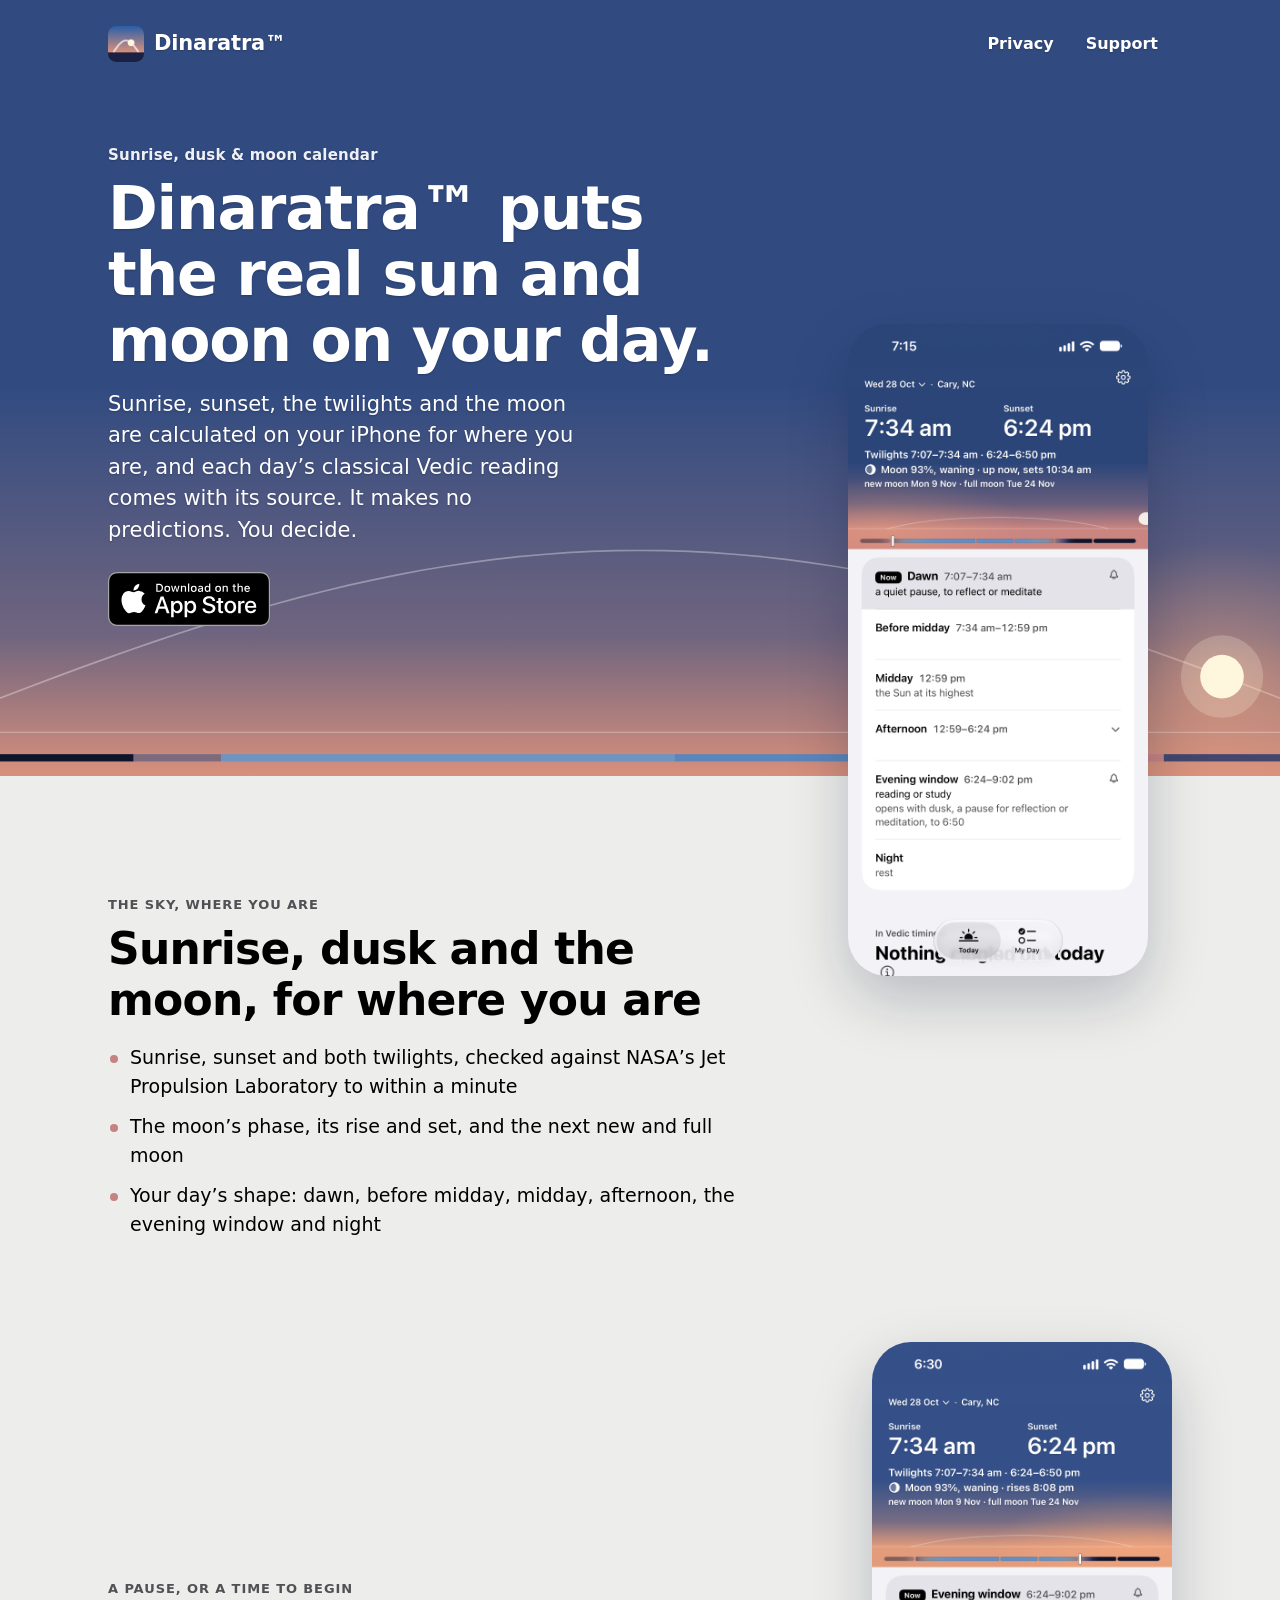
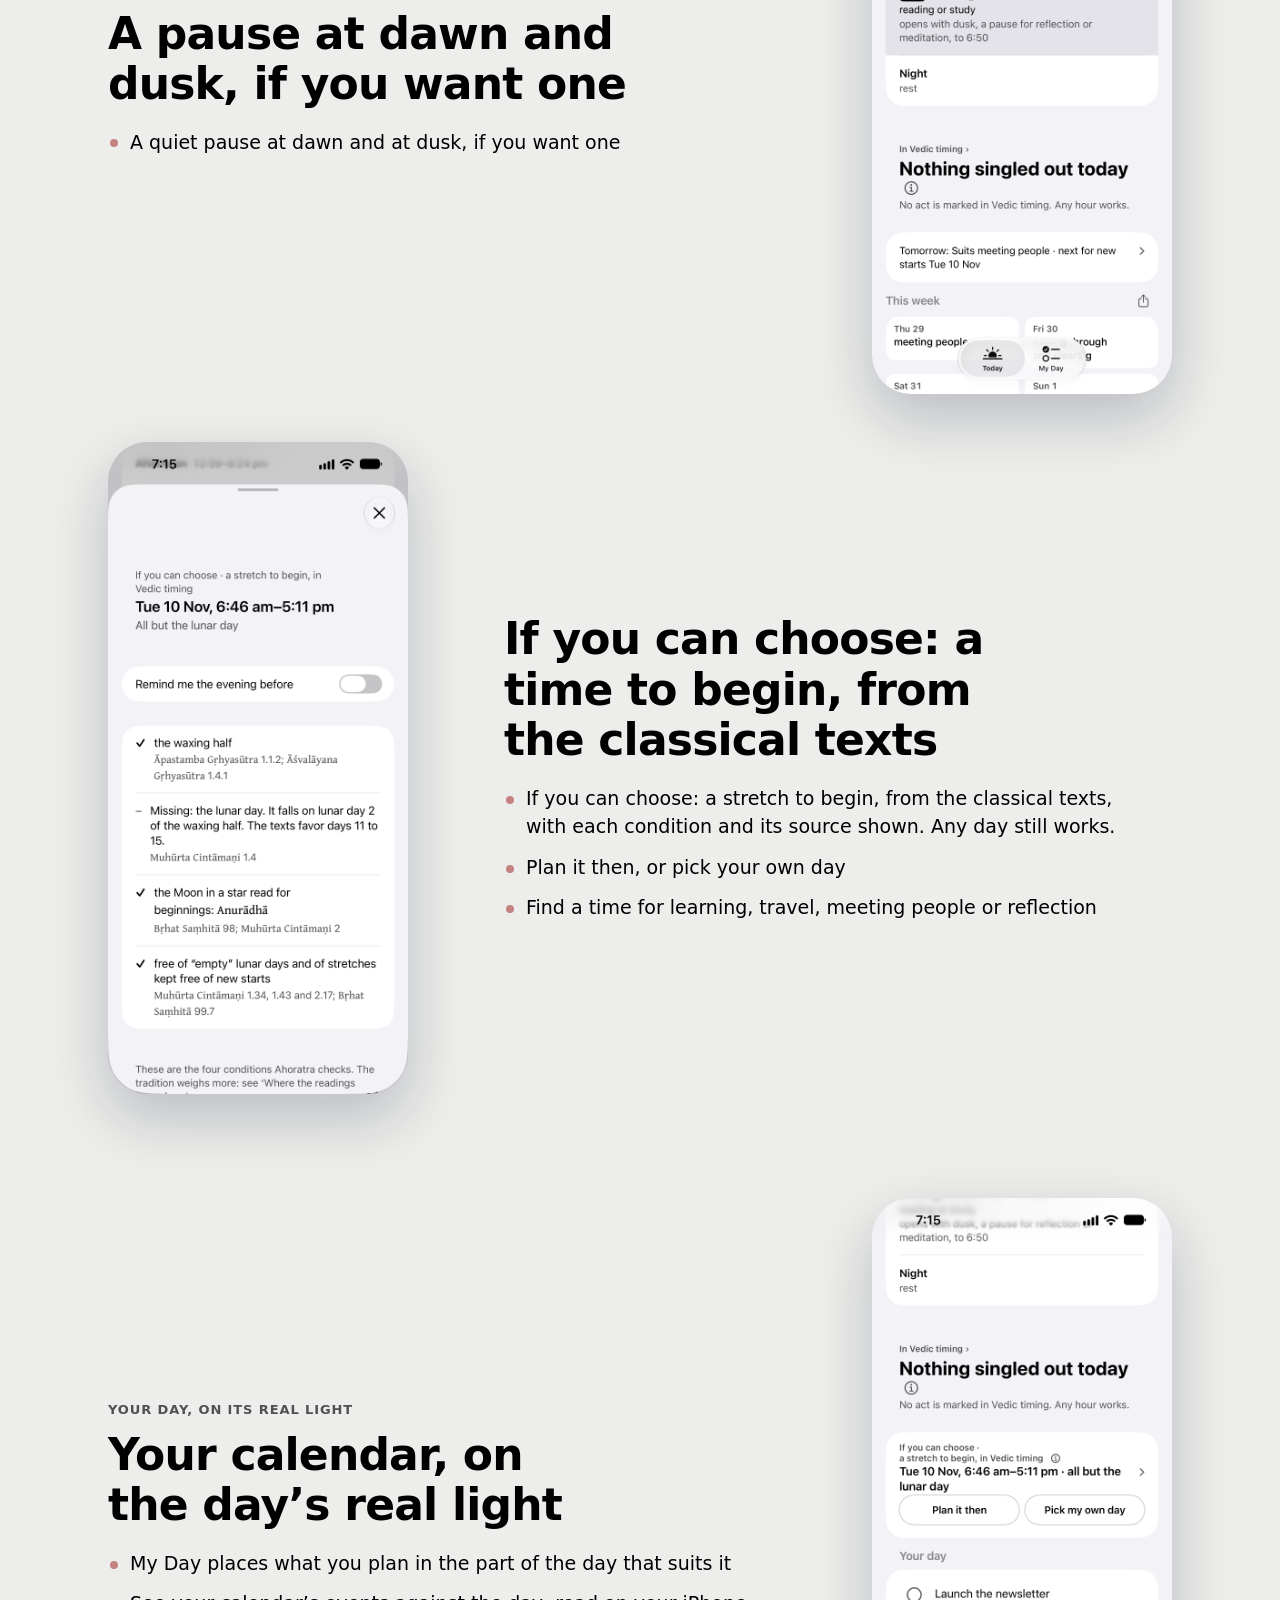
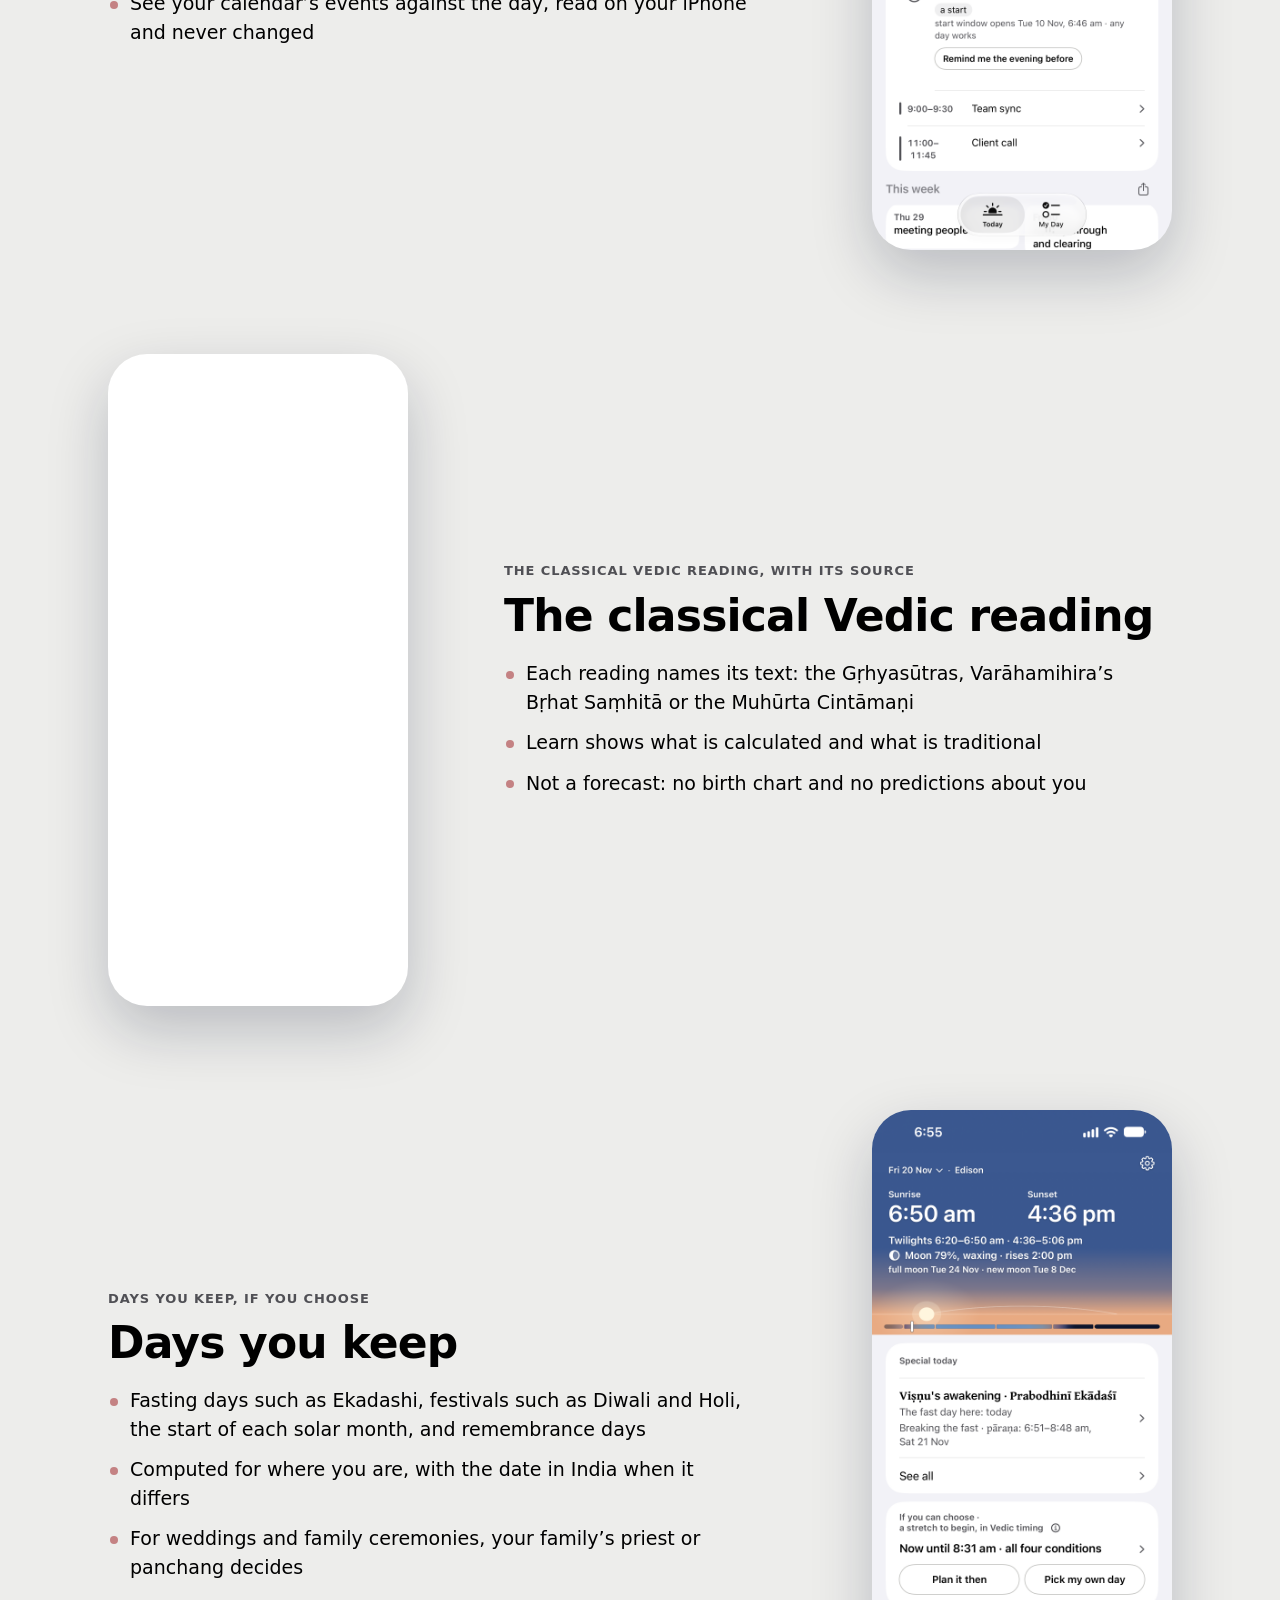
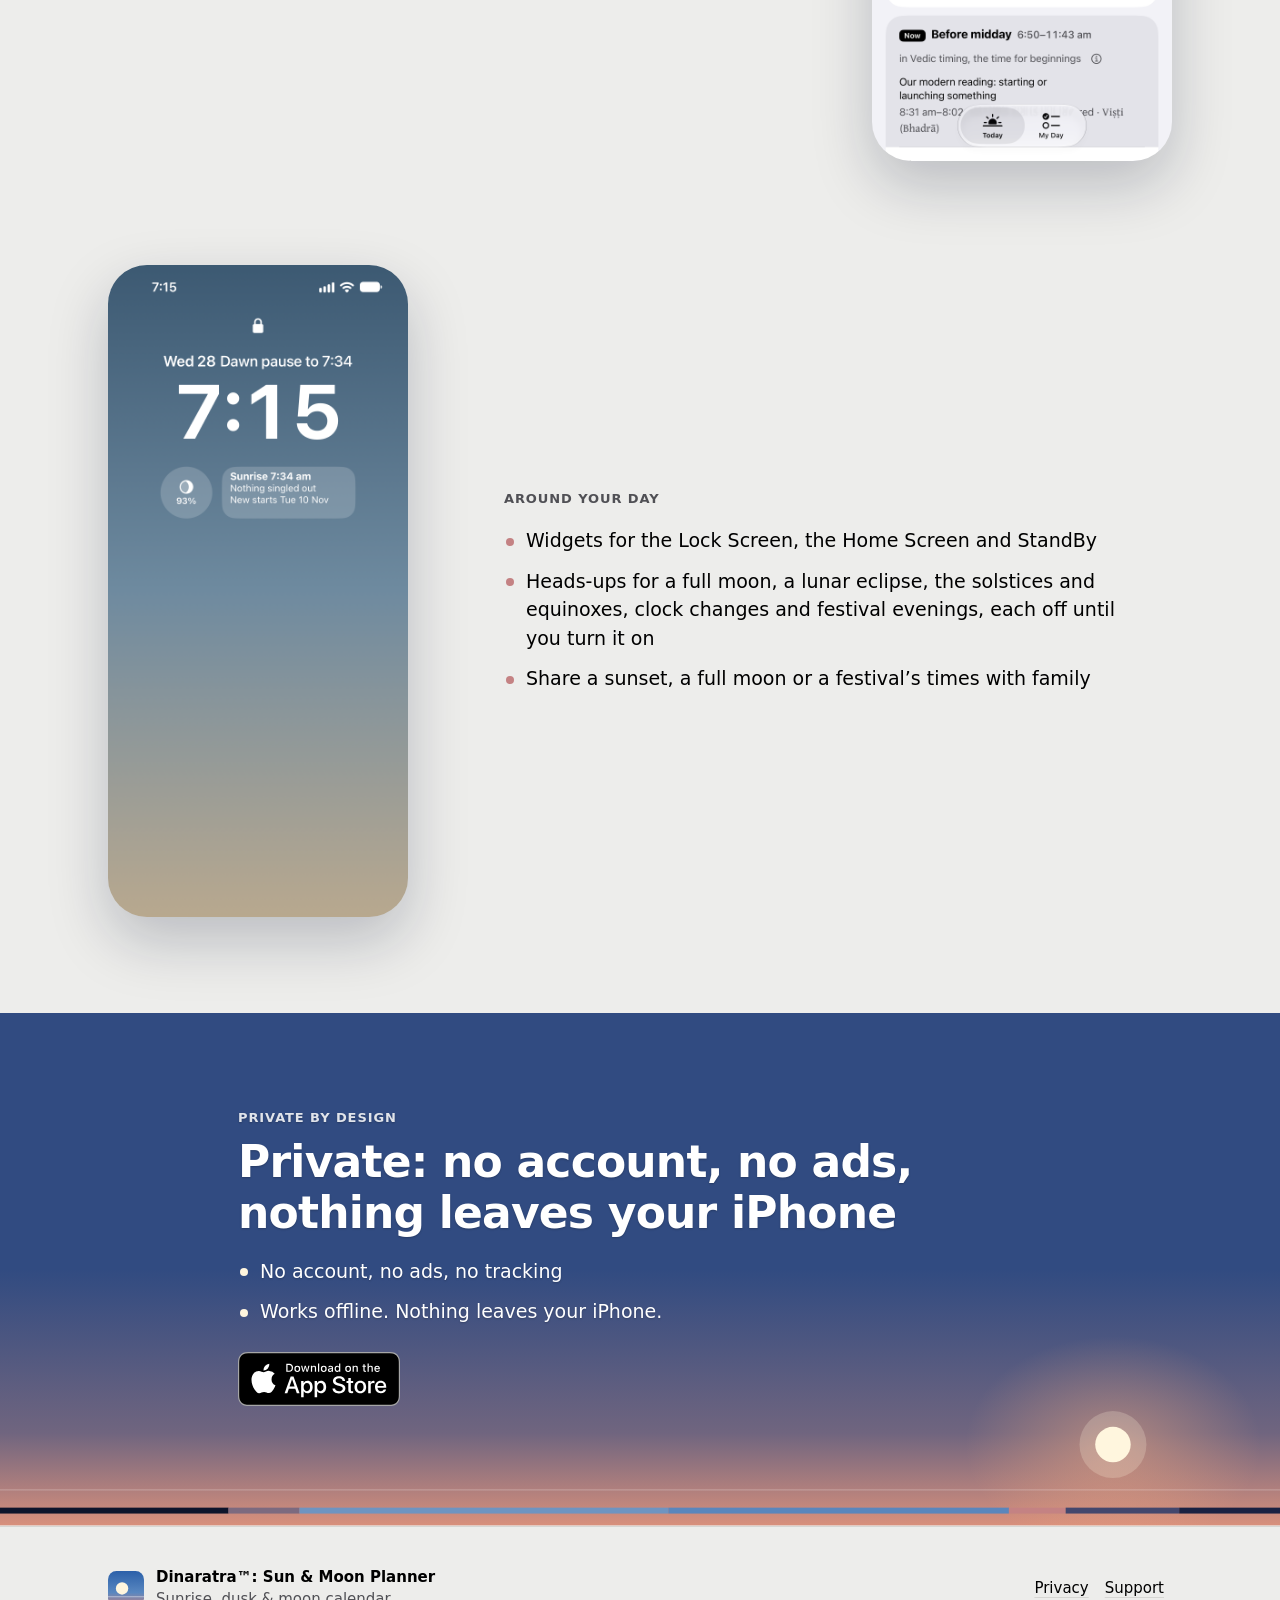
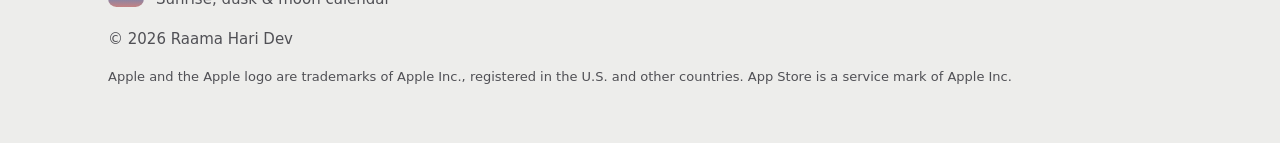
<file: index.html>
<!doctype html>
<html lang="en">
<head>
<meta charset="utf-8">
<meta name="viewport" content="width=device-width, initial-scale=1">
<meta name="apple-itunes-app" content="app-id=6817597114">
<title>Dinaratra™: Sun &amp; Moon Planner</title>
<meta name="description" content="Sunrise, dusk &amp; moon calendar">
<meta name="color-scheme" content="light dark">
<meta name="theme-color" content="#314B81" media="(prefers-color-scheme: light)">
<meta name="theme-color" content="#091024" media="(prefers-color-scheme: dark)">
<link rel="icon" href="/favicon.png" type="image/png">
<link rel="apple-touch-icon" href="/apple-touch-icon.png">
<meta property="og:title" content="Dinaratra™: Sun &amp; Moon Planner">
<meta property="og:description" content="Sunrise, dusk &amp; moon calendar">
<meta property="og:image" content="https://dinaratra.day/og.png?v=4">
<meta property="og:url" content="https://dinaratra.day/">
<link rel="stylesheet" href="/assets/site.css">
<script defer src="https://cloud.umami.is/script.js" data-website-id="0ab1fafb-6b38-4adc-956d-b5922948f015"></script>
</head>
<body>
<div class="site">
<section class="hero" aria-labelledby="h1"><div class="sky"><svg viewBox="0 0 1440 640" preserveAspectRatio="xMidYMax slice" aria-hidden="true" focusable="false"><defs><linearGradient id="hskyd" x1="0" y1="0" x2="0" y2="1"><stop offset="0" stop-color="#314B81"/><stop offset=".5" stop-color="#314B81"/><stop offset=".82" stop-color="#70657F"/><stop offset="1" stop-color="#D8907C"/></linearGradient><linearGradient id="hskyn" x1="0" y1="0" x2="0" y2="1"><stop offset="0" stop-color="#091024"/><stop offset=".7" stop-color="#0C1329"/><stop offset="1" stop-color="#101830"/></linearGradient><radialGradient id="hglow"><stop offset="0" stop-color="#FFAF7F" stop-opacity=".45"/><stop offset="1" stop-color="#FFAF7F" stop-opacity="0"/></radialGradient><radialGradient id="hmglow"><stop offset="0" stop-color="#F6F4EC" stop-opacity=".22"/><stop offset="1" stop-color="#F6F4EC" stop-opacity="0"/></radialGradient></defs><g class="day"><rect width="1440" height="640" style="fill:url(#hskyd)"/><polyline points="120.0,604.0 140.0,596.1 160.0,588.3 180.0,580.5 200.0,572.8 220.0,565.2 240.0,557.6 260.0,550.2 280.0,543.0 300.0,535.9 320.0,529.0 340.0,522.3 360.0,515.8 380.0,509.6 400.0,503.6 420.0,497.9 440.0,492.5 460.0,487.4 480.0,482.6 500.0,478.2 520.0,474.1 540.0,470.3 560.0,467.0 580.0,464.0 600.0,461.3 620.0,459.1 640.0,457.3 660.0,455.8 680.0,454.8 700.0,454.2 720.0,454.0 740.0,454.2 760.0,454.8 780.0,455.8 800.0,457.3 820.0,459.1 840.0,461.3 860.0,464.0 880.0,467.0 900.0,470.3 920.0,474.1 940.0,478.2 960.0,482.6 980.0,487.4 1000.0,492.5 1020.0,497.9 1040.0,503.6 1060.0,509.6 1080.0,515.8 1100.0,522.3 1120.0,529.0 1140.0,535.9 1160.0,543.0 1180.0,550.2 1200.0,557.6 1220.0,565.2 1240.0,572.8 1260.0,580.5 1280.0,588.3 1300.0,596.1 1320.0,604.0" style="fill:none;stroke:#FFFFFF;stroke-width:1.4;opacity:.34"/><ellipse cx="1200" cy="558" rx="150" ry="110" style="fill:url(#hglow)"/><circle cx="1200" cy="558" r="34" style="fill:#FFF6DE;opacity:.22"/><circle cx="1200" cy="558" r="18" style="fill:#FFF6DE"/></g><g class="night"><rect width="1440" height="640" style="fill:url(#hskyn)"/><circle cx="97" cy="427.48" r="1.0" style="fill:#FFFFFF;opacity:0.40"/><circle cx="194" cy="405.48" r="1.4" style="fill:#FFFFFF;opacity:0.50"/><circle cx="291" cy="489.48" r="0.7" style="fill:#FFFFFF;opacity:0.60"/><circle cx="388" cy="498.48" r="1.0" style="fill:#FFFFFF;opacity:0.30"/><circle cx="485" cy="432.48" r="1.4" style="fill:#FFFFFF;opacity:0.40"/><circle cx="582" cy="472.48" r="0.7" style="fill:#FFFFFF;opacity:0.50"/><circle cx="679" cy="437.48" r="1.0" style="fill:#FFFFFF;opacity:0.60"/><circle cx="776" cy="508.48" r="1.4" style="fill:#FFFFFF;opacity:0.30"/><circle cx="873" cy="504.48" r="0.7" style="fill:#FFFFFF;opacity:0.40"/><circle cx="970" cy="425.48" r="1.0" style="fill:#FFFFFF;opacity:0.50"/><circle cx="1067" cy="452.48" r="1.4" style="fill:#FFFFFF;opacity:0.60"/><circle cx="1164" cy="404.48" r="0.7" style="fill:#FFFFFF;opacity:0.30"/><circle cx="1261" cy="462.48" r="1.0" style="fill:#FFFFFF;opacity:0.40"/><circle cx="1358" cy="445.48" r="1.4" style="fill:#FFFFFF;opacity:0.50"/><circle cx="15" cy="534.48" r="0.7" style="fill:#FFFFFF;opacity:0.60"/><circle cx="112" cy="548.48" r="1.0" style="fill:#FFFFFF;opacity:0.30"/><circle cx="209" cy="487.48" r="1.4" style="fill:#FFFFFF;opacity:0.40"/><circle cx="306" cy="532.48" r="0.7" style="fill:#FFFFFF;opacity:0.50"/><circle cx="403" cy="502.48" r="1.0" style="fill:#FFFFFF;opacity:0.60"/><circle cx="500" cy="397.48" r="1.4" style="fill:#FFFFFF;opacity:0.30"/><circle cx="597" cy="398.48" r="0.7" style="fill:#FFFFFF;opacity:0.40"/><circle cx="694" cy="505.48" r="1.0" style="fill:#FFFFFF;opacity:0.50"/><circle cx="791" cy="537.48" r="1.4" style="fill:#FFFFFF;opacity:0.60"/><circle cx="888" cy="494.48" r="0.7" style="fill:#FFFFFF;opacity:0.30"/><circle cx="985" cy="376.48" r="1.0" style="fill:#FFFFFF;opacity:0.40"/><circle cx="1082" cy="545.48" r="1.4" style="fill:#FFFFFF;opacity:0.50"/><circle cx="1179" cy="458.48" r="0.7" style="fill:#FFFFFF;opacity:0.60"/><circle cx="1276" cy="477.48" r="1.0" style="fill:#FFFFFF;opacity:0.30"/><circle cx="1373" cy="421.48" r="1.4" style="fill:#FFFFFF;opacity:0.40"/><circle cx="30" cy="471.48" r="0.7" style="fill:#FFFFFF;opacity:0.50"/><circle cx="127" cy="446.48" r="1.0" style="fill:#FFFFFF;opacity:0.60"/><circle cx="224" cy="527.48" r="1.4" style="fill:#FFFFFF;opacity:0.30"/><circle cx="321" cy="533.48" r="0.7" style="fill:#FFFFFF;opacity:0.40"/><circle cx="418" cy="464.48" r="1.0" style="fill:#FFFFFF;opacity:0.50"/><circle cx="515" cy="501.48" r="1.4" style="fill:#FFFFFF;opacity:0.60"/><circle cx="612" cy="463.48" r="0.7" style="fill:#FFFFFF;opacity:0.30"/><circle cx="709" cy="531.48" r="1.0" style="fill:#FFFFFF;opacity:0.40"/><circle cx="806" cy="524.48" r="1.4" style="fill:#FFFFFF;opacity:0.50"/><circle cx="903" cy="442.48" r="0.7" style="fill:#FFFFFF;opacity:0.60"/><polyline points="120.0,604.0 140.0,596.1 160.0,588.3 180.0,580.5 200.0,572.8 220.0,565.2 240.0,557.6 260.0,550.2 280.0,543.0 300.0,535.9 320.0,529.0 340.0,522.3 360.0,515.8 380.0,509.6 400.0,503.6 420.0,497.9 440.0,492.5 460.0,487.4 480.0,482.6 500.0,478.2 520.0,474.1 540.0,470.3 560.0,467.0 580.0,464.0 600.0,461.3 620.0,459.1 640.0,457.3 660.0,455.8 680.0,454.8 700.0,454.2 720.0,454.0 740.0,454.2 760.0,454.8 780.0,455.8 800.0,457.3 820.0,459.1 840.0,461.3 860.0,464.0 880.0,467.0 900.0,470.3 920.0,474.1 940.0,478.2 960.0,482.6 980.0,487.4 1000.0,492.5 1020.0,497.9 1040.0,503.6 1060.0,509.6 1080.0,515.8 1100.0,522.3 1120.0,529.0 1140.0,535.9 1160.0,543.0 1180.0,550.2 1200.0,557.6 1220.0,565.2 1240.0,572.8 1260.0,580.5 1280.0,588.3 1300.0,596.1 1320.0,604.0" style="fill:none;stroke:#FFFFFF;stroke-width:1.4;opacity:.18"/><circle cx="1296" cy="128" r="60" style="fill:url(#hmglow)"/><circle cx="1296" cy="128" r="16" style="fill:#F6F4EC"/></g><line x1="0" y1="604" x2="1440" y2="604" style="stroke:#FFFFFF;stroke-width:1;opacity:.28"/><rect x="0.0" y="622" width="302.4" height="6" style="fill:#0D142B"/><rect x="302.4" y="622" width="72.0" height="6" style="fill:#7C6A7F"/><rect x="374.4" y="622" width="374.4" height="6" style="fill:#6E94C1"/><rect x="748.8" y="622" width="345.6" height="6" style="fill:#5A86BC"/><rect x="1094.4" y="622" width="57.6" height="6" style="fill:#C48283"/><rect x="1152.0" y="622" width="115.2" height="6" style="fill:#43476D"/><rect x="1267.2" y="622" width="172.8" height="6" style="fill:#1A2142"/></svg></div><header class="hdr"><div class="wrap"><a class="brand" href="/"><img class="icon" src="/apple-touch-icon.png" alt="" width="36" height="36"><span>Dinaratra™</span></a><nav aria-label="Site"><a href="/privacy/">Privacy</a><a href="/support/">Support</a></nav></div></header><div class="wrap hero-in"><div class="hero-text"><p class="eyebrow">Sunrise, dusk &amp; moon calendar</p><h1 id="h1">Dinaratra™ puts the real sun and moon on your day.</h1><p class="lede">Sunrise, sunset, the twilights and the moon are calculated on your iPhone for where you are, and each day’s classical Vedic reading comes with its source. It makes no predictions. You decide.</p><div class="cta"><a class="badge" href="https://apps.apple.com/app/id6817597114"><img src="/assets/badges/app-store-badge-black.svg" alt="Download on the App Store" height="54"></a></div></div><figure class="shot hero-shot">
<!-- SHOT:shot-1 · store screenshot 1 · M-101i capture, 1320 × 2868 PNG, no device frame. Replace the slot <div> with:
     <img src="/screens/shot-1.png" width="1320" height="2868" alt="[alt text · copy: owner]" loading="lazy" decoding="async">
-->
<img src="/screens/shot-1.png" width="1320" height="2868" alt="Today at sunrise in Dinaratra: the sky band with sunrise, sunset and the Moon, then the day's rhythm" loading="lazy" decoding="async"></figure></div></section><main id="main"><section class="feat first" aria-labelledby="s1"><div class="wrap"><div class="feat-text"><h2 class="kicker" id="s1">THE SKY, WHERE YOU ARE</h2><p class="h">Sunrise, dusk and the moon, for where you are</p><ul class="pts"><li>Sunrise, sunset and both twilights, checked against NASA’s Jet Propulsion Laboratory to within a minute</li><li>The moon’s phase, its rise and set, and the next new and full moon</li><li>Your day’s shape: dawn, before midday, midday, afternoon, the evening window and night</li></ul></div></div></section><section class="feat" aria-labelledby="s2"><div class="wrap"><div class="feat-text"><h2 class="kicker" id="s2">A PAUSE, OR A TIME TO BEGIN</h2><p class="h">A pause at dawn and dusk, if you want one</p><ul class="pts"><li>A quiet pause at dawn and at dusk, if you want one</li></ul></div><figure class="shot ">
<!-- SHOT:shot-3 · store screenshot 3 · M-101i capture, 1320 × 2868 PNG, no device frame. Replace the slot <div> with:
     <img src="/screens/shot-3.png" width="1320" height="2868" alt="[alt text · copy: owner]" loading="lazy" decoding="async">
-->
<img src="/screens/shot-3.png" width="1320" height="2868" alt="Today at dusk, with the evening window" loading="lazy" decoding="async"></figure></div></section><section class="feat flip cont"><div class="wrap"><div class="feat-text"><p class="h">If you can choose: a time to begin, from the classical texts</p><ul class="pts"><li>If you can choose: a stretch to begin, from the classical texts, with each condition and its source shown. Any day still works.</li><li>Plan it then, or pick your own day</li><li>Find a time for learning, travel, meeting people or reflection</li></ul></div><figure class="shot ">
<!-- SHOT:shot-4 · store screenshot 4 · M-101i capture, 1320 × 2868 PNG, no device frame. Replace the slot <div> with:
     <img src="/screens/shot-4.png" width="1320" height="2868" alt="[alt text · copy: owner]" loading="lazy" decoding="async">
-->
<img src="/screens/shot-4.png" width="1320" height="2868" alt="The start sheet: a stretch to begin, and the conditions it meets" loading="lazy" decoding="async"></figure></div></section><section class="feat" aria-labelledby="s4"><div class="wrap"><div class="feat-text"><h2 class="kicker" id="s4">YOUR DAY, ON ITS REAL LIGHT</h2><p class="h">Your calendar, on the day’s real light</p><ul class="pts"><li>My Day places what you plan in the part of the day that suits it</li><li>See your calendar’s events against the day, read on your iPhone and never changed</li></ul></div><figure class="shot ">
<!-- SHOT:shot-2 · store screenshot 2 · M-101i capture, 1320 × 2868 PNG, no device frame. Replace the slot <div> with:
     <img src="/screens/shot-2.png" width="1320" height="2868" alt="[alt text · copy: owner]" loading="lazy" decoding="async">
-->
<img src="/screens/shot-2.png" width="1320" height="2868" alt="Today scrolled to Your day, with plans placed in the parts of the day" loading="lazy" decoding="async"></figure></div></section><section class="feat flip" aria-labelledby="s5"><div class="wrap"><div class="feat-text"><h2 class="kicker" id="s5">THE CLASSICAL VEDIC READING, WITH ITS SOURCE</h2><p class="h">The classical Vedic reading</p><ul class="pts"><li>Each reading names its text: the Gṛhyasūtras, Varāhamihira’s Bṛhat Saṃhitā or the Muhūrta Cintāmaṇi</li><li>Learn shows what is calculated and what is traditional</li><li>Not a forecast: no birth chart and no predictions about you</li></ul></div><figure class="shot ">
<!-- SHOT:cpp-classical · custom page “The classical Vedic reading” · M-101i capture, 1320 × 2868 PNG, no device frame. Replace the slot <div> with:
     <img src="/screens/cpp-classical.png?v=2" width="1320" height="2868" alt="[alt text · copy: owner]" loading="lazy" decoding="async">
-->
<img src="/screens/cpp-classical.png?v=2" width="1320" height="2868" alt="Learn: where the readings come from, with their classical sources" loading="lazy" decoding="async"></figure></div></section><section class="feat" aria-labelledby="s6"><div class="wrap"><div class="feat-text"><h2 class="kicker" id="s6">DAYS YOU KEEP, IF YOU CHOOSE</h2><p class="h">Days you keep</p><ul class="pts"><li>Fasting days such as Ekadashi, festivals such as Diwali and Holi, the start of each solar month, and remembrance days</li><li>Computed for where you are, with the date in India when it differs</li><li>For weddings and family ceremonies, your family’s priest or panchang decides</li></ul></div><figure class="shot ">
<!-- SHOT:cpp-days-you-keep · custom page “Days you keep” · M-101i capture, 1320 × 2868 PNG, no device frame. Replace the slot <div> with:
     <img src="/screens/cpp-days-you-keep.png" width="1320" height="2868" alt="[alt text · copy: owner]" loading="lazy" decoding="async">
-->
<img src="/screens/cpp-days-you-keep.png" width="1320" height="2868" alt="Today on an Ekādaśī, with Days you keep on" loading="lazy" decoding="async"></figure></div></section><section class="feat flip" aria-labelledby="s7"><div class="wrap"><div class="feat-text"><h2 class="kicker" id="s7">AROUND YOUR DAY</h2><ul class="pts"><li>Widgets for the Lock Screen, the Home Screen and StandBy</li><li>Heads-ups for a full moon, a lunar eclipse, the solstices and equinoxes, clock changes and festival evenings, each off until you turn it on</li><li>Share a sunset, a full moon or a festival’s times with family</li></ul></div><figure class="shot ">
<!-- SHOT:shot-5 · store screenshot 5 · M-101i capture, 1320 × 2868 PNG, no device frame. Replace the slot <div> with:
     <img src="/screens/shot-5.png" width="1320" height="2868" alt="[alt text · copy: owner]" loading="lazy" decoding="async">
-->
<img src="/screens/shot-5.png" width="1320" height="2868" alt="Lock Screen widgets with sunrise, sunset and the Moon" loading="lazy" decoding="async"></figure></div></section><section class="band" aria-labelledby="sp"><div class="sky"><svg viewBox="0 0 1440 520" preserveAspectRatio="xMidYMax slice" aria-hidden="true" focusable="false"><defs><linearGradient id="bskyd" x1="0" y1="0" x2="0" y2="1"><stop offset="0" stop-color="#314B81"/><stop offset=".5" stop-color="#314B81"/><stop offset=".82" stop-color="#70657F"/><stop offset="1" stop-color="#D8907C"/></linearGradient><linearGradient id="bskyn" x1="0" y1="0" x2="0" y2="1"><stop offset="0" stop-color="#091024"/><stop offset=".7" stop-color="#0C1329"/><stop offset="1" stop-color="#101830"/></linearGradient><radialGradient id="bglow"><stop offset="0" stop-color="#FFAF7F" stop-opacity=".45"/><stop offset="1" stop-color="#FFAF7F" stop-opacity="0"/></radialGradient><radialGradient id="bmglow"><stop offset="0" stop-color="#F6F4EC" stop-opacity=".22"/><stop offset="1" stop-color="#F6F4EC" stop-opacity="0"/></radialGradient></defs><g class="day"><rect width="1440" height="520" style="fill:url(#bskyd)"/><ellipse cx="1200" cy="438" rx="150" ry="110" style="fill:url(#bglow)"/><circle cx="1200" cy="438" r="34" style="fill:#FFF6DE;opacity:.22"/><circle cx="1200" cy="438" r="18" style="fill:#FFF6DE"/></g><g class="night"><rect width="1440" height="520" style="fill:url(#bskyn)"/><circle cx="97" cy="353.08" r="1.0" style="fill:#FFFFFF;opacity:0.40"/><circle cx="194" cy="367.08" r="1.4" style="fill:#FFFFFF;opacity:0.50"/><circle cx="291" cy="342.08" r="0.7" style="fill:#FFFFFF;opacity:0.60"/><circle cx="388" cy="423.08" r="1.0" style="fill:#FFFFFF;opacity:0.30"/><circle cx="485" cy="320.08" r="1.4" style="fill:#FFFFFF;opacity:0.40"/><circle cx="582" cy="323.08" r="0.7" style="fill:#FFFFFF;opacity:0.50"/><circle cx="679" cy="432.08" r="1.0" style="fill:#FFFFFF;opacity:0.60"/><circle cx="776" cy="357.08" r="1.4" style="fill:#FFFFFF;opacity:0.30"/><circle cx="873" cy="388.08" r="0.7" style="fill:#FFFFFF;opacity:0.40"/><circle cx="970" cy="380.08" r="1.0" style="fill:#FFFFFF;opacity:0.50"/><circle cx="1067" cy="333.08" r="1.4" style="fill:#FFFFFF;opacity:0.60"/><circle cx="1164" cy="392.08" r="0.7" style="fill:#FFFFFF;opacity:0.30"/><circle cx="1261" cy="412.08" r="1.0" style="fill:#FFFFFF;opacity:0.40"/><circle cx="1358" cy="393.08" r="1.4" style="fill:#FFFFFF;opacity:0.50"/><circle cx="15" cy="335.08" r="0.7" style="fill:#FFFFFF;opacity:0.60"/><circle cx="112" cy="383.08" r="1.0" style="fill:#FFFFFF;opacity:0.30"/><circle cx="209" cy="392.08" r="1.4" style="fill:#FFFFFF;opacity:0.40"/><circle cx="306" cy="362.08" r="0.7" style="fill:#FFFFFF;opacity:0.50"/><circle cx="403" cy="438.08" r="1.0" style="fill:#FFFFFF;opacity:0.60"/><circle cx="500" cy="330.08" r="1.4" style="fill:#FFFFFF;opacity:0.30"/><circle cx="597" cy="328.08" r="0.7" style="fill:#FFFFFF;opacity:0.40"/><circle cx="694" cy="432.08" r="1.0" style="fill:#FFFFFF;opacity:0.50"/><circle cx="791" cy="352.08" r="1.4" style="fill:#FFFFFF;opacity:0.60"/><circle cx="888" cy="378.08" r="0.7" style="fill:#FFFFFF;opacity:0.30"/><circle cx="985" cy="365.08" r="1.0" style="fill:#FFFFFF;opacity:0.40"/><circle cx="1082" cy="313.08" r="1.4" style="fill:#FFFFFF;opacity:0.50"/><circle cx="1179" cy="367.08" r="0.7" style="fill:#FFFFFF;opacity:0.60"/><circle cx="1276" cy="382.08" r="1.0" style="fill:#FFFFFF;opacity:0.30"/><circle cx="1373" cy="358.08" r="1.4" style="fill:#FFFFFF;opacity:0.40"/><circle cx="30" cy="440.08" r="0.7" style="fill:#FFFFFF;opacity:0.50"/><circle cx="127" cy="338.08" r="1.0" style="fill:#FFFFFF;opacity:0.60"/><circle cx="224" cy="342.08" r="1.4" style="fill:#FFFFFF;opacity:0.30"/><circle cx="321" cy="307.08" r="0.7" style="fill:#FFFFFF;opacity:0.40"/><circle cx="418" cy="378.08" r="1.0" style="fill:#FFFFFF;opacity:0.50"/><circle cx="515" cy="410.08" r="1.4" style="fill:#FFFFFF;opacity:0.60"/><circle cx="612" cy="403.08" r="0.7" style="fill:#FFFFFF;opacity:0.30"/><circle cx="709" cy="357.08" r="1.0" style="fill:#FFFFFF;opacity:0.40"/><circle cx="806" cy="417.08" r="1.4" style="fill:#FFFFFF;opacity:0.50"/><circle cx="903" cy="438.08" r="0.7" style="fill:#FFFFFF;opacity:0.60"/><circle cx="1296" cy="104" r="60" style="fill:url(#bmglow)"/><circle cx="1296" cy="104" r="16" style="fill:#F6F4EC"/></g><line x1="0" y1="484" x2="1440" y2="484" style="stroke:#FFFFFF;stroke-width:1;opacity:.28"/><rect x="0.0" y="502" width="302.4" height="6" style="fill:#0D142B"/><rect x="302.4" y="502" width="72.0" height="6" style="fill:#7C6A7F"/><rect x="374.4" y="502" width="374.4" height="6" style="fill:#6E94C1"/><rect x="748.8" y="502" width="345.6" height="6" style="fill:#5A86BC"/><rect x="1094.4" y="502" width="57.6" height="6" style="fill:#C48283"/><rect x="1152.0" y="502" width="115.2" height="6" style="fill:#43476D"/><rect x="1267.2" y="502" width="172.8" height="6" style="fill:#1A2142"/></svg></div><div class="wrap band-in"><h2 class="kicker" id="sp">PRIVATE BY DESIGN</h2><p class="h">Private: no account, no ads, nothing leaves your iPhone</p><ul class="pts"><li>No account, no ads, no tracking</li><li>Works offline. Nothing leaves your iPhone.</li></ul><div class="cta"><a class="badge" href="https://apps.apple.com/app/id6817597114"><img src="/assets/badges/app-store-badge-black.svg" alt="Download on the App Store" height="54"></a></div></div></section></main><footer class="ftr"><div class="wrap"><div class="ftr-brand"><svg class="icon" viewBox="0 0 64 64" aria-hidden="true" focusable="false"><defs><linearGradient id="igf" x1="0" y1="0" x2="0" y2="1"><stop offset="0" stop-color="#2B60A9"/><stop offset=".6" stop-color="#5987C0"/><stop offset="1" stop-color="#C48283"/></linearGradient></defs><rect width="64" height="64" rx="15" fill="url(#igf)"/><circle cx="25" cy="31" r="11" fill="#FFF6DE"/><rect x="0" y="45" width="64" height="1.6" fill="#FFFFFF" fill-opacity=".5"/></svg><div><p class="ftr-name">Dinaratra™: Sun &amp; Moon Planner</p><p class="ftr-sub">Sunrise, dusk &amp; moon calendar</p></div></div><nav aria-label="Footer"><a href="/privacy/">Privacy</a><a href="/support/">Support</a></nav><p class="copy">© 2026 Raama Hari Dev</p><p class="legal">Apple and the Apple logo are trademarks of Apple Inc., registered in the U.S. and other countries. App Store is a service mark of Apple Inc.</p></div></footer>
</div>
</body>
</html>
</file>
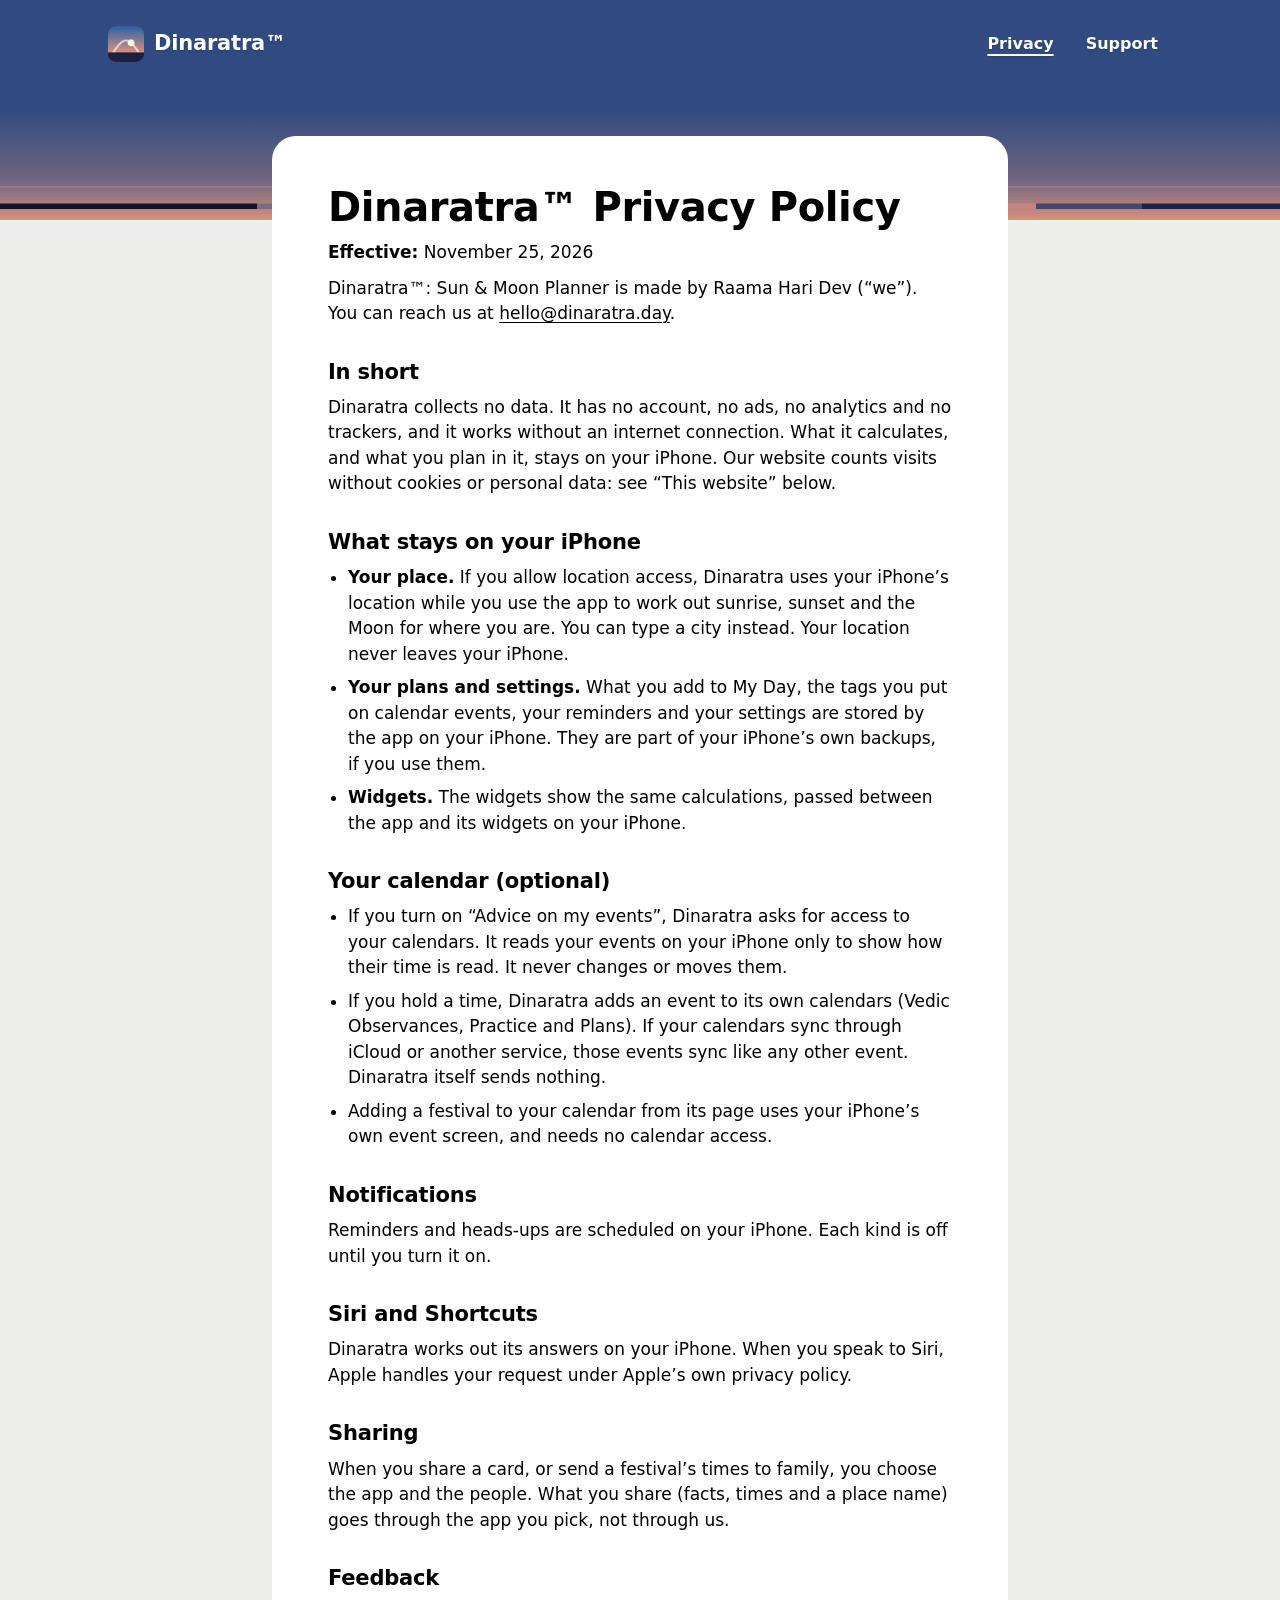
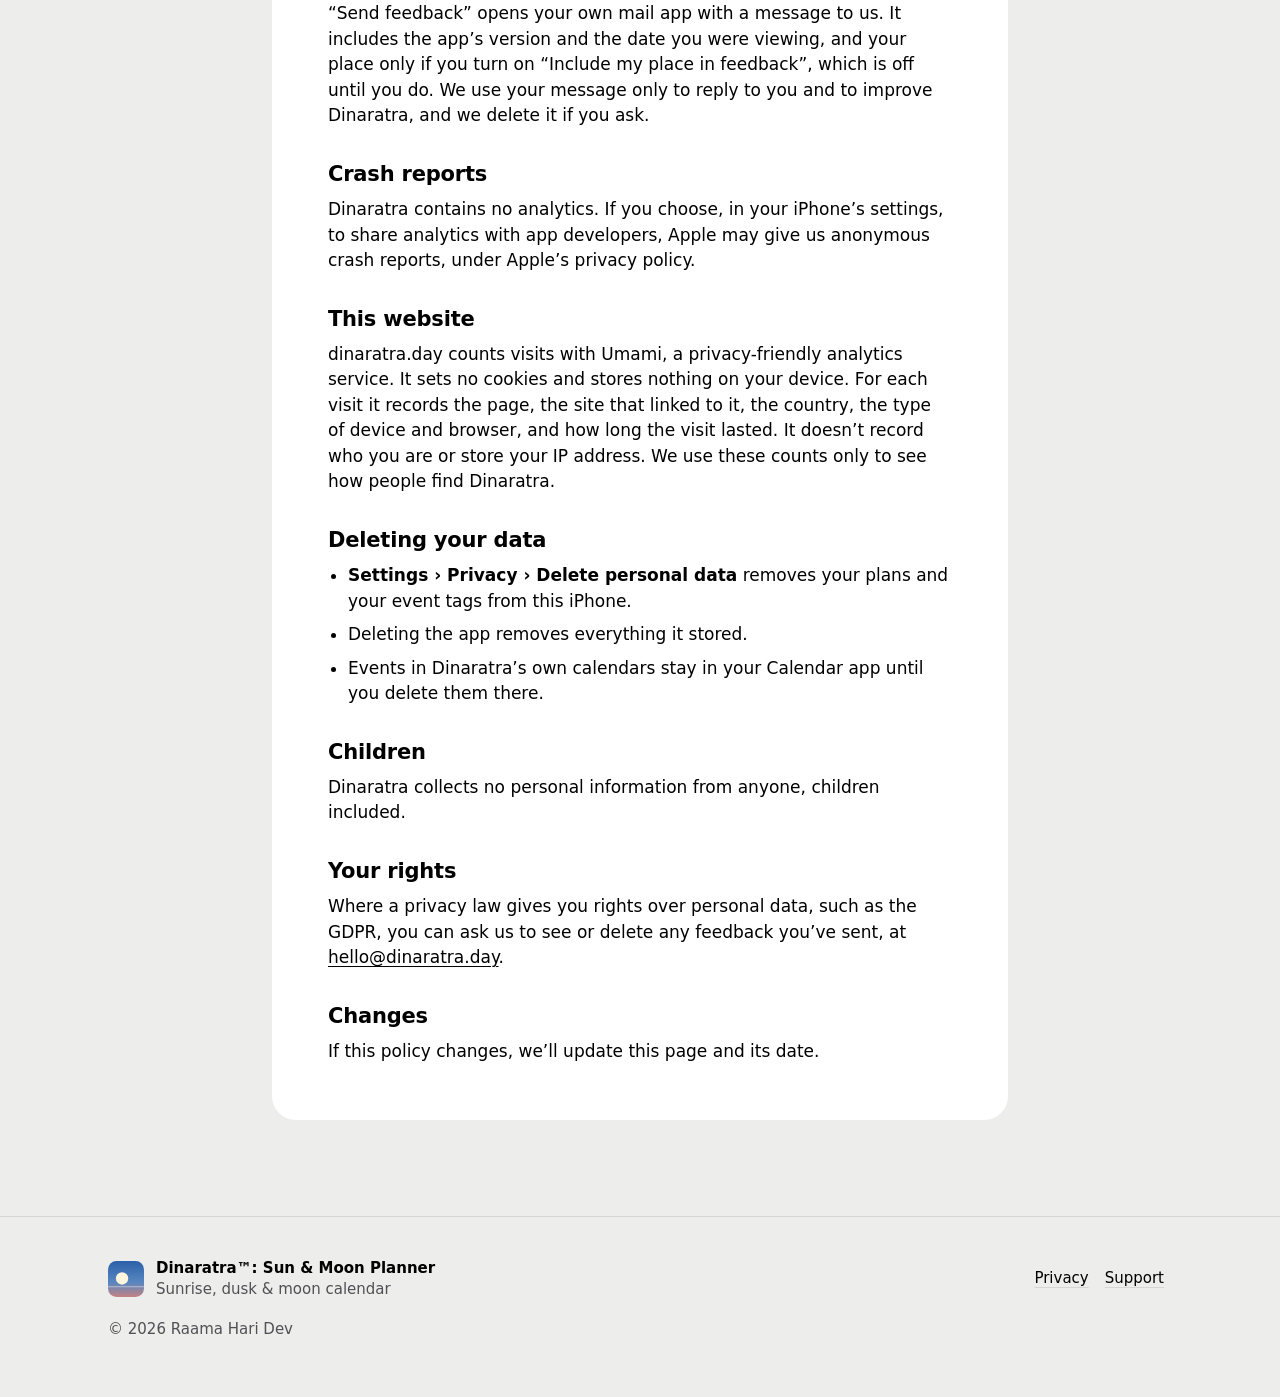
<file: privacy/index.html>
<!doctype html>
<html lang="en">
<head>
<meta charset="utf-8">
<meta name="viewport" content="width=device-width, initial-scale=1">
<meta name="apple-itunes-app" content="app-id=6817597114">
<title>Dinaratra™ Privacy Policy</title>
<meta name="description" content="Dinaratra™ Privacy Policy">
<meta name="color-scheme" content="light dark">
<meta name="theme-color" content="#314B81" media="(prefers-color-scheme: light)">
<meta name="theme-color" content="#091024" media="(prefers-color-scheme: dark)">
<link rel="icon" href="/favicon.png" type="image/png">
<link rel="apple-touch-icon" href="/apple-touch-icon.png">
<meta property="og:title" content="Dinaratra™: Sun &amp; Moon Planner">
<meta property="og:description" content="Sunrise, dusk &amp; moon calendar">
<meta property="og:image" content="https://dinaratra.day/og.png?v=4">
<meta property="og:url" content="https://dinaratra.day/">
<link rel="stylesheet" href="/assets/site.css">
<script defer src="https://cloud.umami.is/script.js" data-website-id="0ab1fafb-6b38-4adc-956d-b5922948f015"></script>
</head>
<body>
<div class="site">
<section class="slim"><div class="sky"><svg viewBox="0 0 1440 240" preserveAspectRatio="xMidYMax slice" aria-hidden="true" focusable="false"><defs><linearGradient id="sskyd" x1="0" y1="0" x2="0" y2="1"><stop offset="0" stop-color="#314B81"/><stop offset=".5" stop-color="#314B81"/><stop offset=".82" stop-color="#70657F"/><stop offset="1" stop-color="#D8907C"/></linearGradient><linearGradient id="sskyn" x1="0" y1="0" x2="0" y2="1"><stop offset="0" stop-color="#091024"/><stop offset=".7" stop-color="#0C1329"/><stop offset="1" stop-color="#101830"/></linearGradient><radialGradient id="sglow"><stop offset="0" stop-color="#FFAF7F" stop-opacity=".45"/><stop offset="1" stop-color="#FFAF7F" stop-opacity="0"/></radialGradient><radialGradient id="smglow"><stop offset="0" stop-color="#F6F4EC" stop-opacity=".22"/><stop offset="1" stop-color="#F6F4EC" stop-opacity="0"/></radialGradient></defs><g class="day"><rect width="1440" height="240" style="fill:url(#sskyd)"/></g><g class="night"><rect width="1440" height="240" style="fill:url(#sskyn)"/><circle cx="97" cy="179.48000000000002" r="1.0" style="fill:#FFFFFF;opacity:0.40"/><circle cx="194" cy="155.48000000000002" r="1.4" style="fill:#FFFFFF;opacity:0.50"/><circle cx="291" cy="176.48000000000002" r="0.7" style="fill:#FFFFFF;opacity:0.60"/><circle cx="388" cy="181.48000000000002" r="1.0" style="fill:#FFFFFF;opacity:0.30"/><circle cx="485" cy="170.48000000000002" r="1.4" style="fill:#FFFFFF;opacity:0.40"/><circle cx="582" cy="143.48000000000002" r="0.7" style="fill:#FFFFFF;opacity:0.50"/><circle cx="679" cy="161.48000000000002" r="1.0" style="fill:#FFFFFF;opacity:0.60"/><circle cx="776" cy="163.48000000000002" r="1.4" style="fill:#FFFFFF;opacity:0.30"/><circle cx="873" cy="149.48000000000002" r="0.7" style="fill:#FFFFFF;opacity:0.40"/><circle cx="970" cy="180.48000000000002" r="1.0" style="fill:#FFFFFF;opacity:0.50"/><circle cx="1067" cy="134.48000000000002" r="1.4" style="fill:#FFFFFF;opacity:0.60"/><circle cx="1164" cy="133.48000000000002" r="0.7" style="fill:#FFFFFF;opacity:0.30"/><circle cx="1261" cy="177.48000000000002" r="1.0" style="fill:#FFFFFF;opacity:0.40"/><circle cx="1358" cy="144.48000000000002" r="1.4" style="fill:#FFFFFF;opacity:0.50"/><circle cx="15" cy="156.48000000000002" r="0.7" style="fill:#FFFFFF;opacity:0.60"/><circle cx="112" cy="152.48000000000002" r="1.0" style="fill:#FFFFFF;opacity:0.30"/><circle cx="209" cy="132.48000000000002" r="1.4" style="fill:#FFFFFF;opacity:0.40"/><circle cx="306" cy="157.48000000000002" r="0.7" style="fill:#FFFFFF;opacity:0.50"/><circle cx="403" cy="166.48000000000002" r="1.0" style="fill:#FFFFFF;opacity:0.60"/><circle cx="500" cy="159.48000000000002" r="1.4" style="fill:#FFFFFF;opacity:0.30"/><circle cx="597" cy="136.48000000000002" r="0.7" style="fill:#FFFFFF;opacity:0.40"/><circle cx="694" cy="158.48000000000002" r="1.0" style="fill:#FFFFFF;opacity:0.50"/><circle cx="791" cy="164.48000000000002" r="1.4" style="fill:#FFFFFF;opacity:0.60"/><circle cx="888" cy="154.48000000000002" r="0.7" style="fill:#FFFFFF;opacity:0.30"/><circle cx="985" cy="128.48000000000002" r="1.0" style="fill:#FFFFFF;opacity:0.40"/><circle cx="1082" cy="147.48000000000002" r="1.4" style="fill:#FFFFFF;opacity:0.50"/><circle cx="1179" cy="150.48000000000002" r="0.7" style="fill:#FFFFFF;opacity:0.60"/><circle cx="1276" cy="137.48000000000002" r="1.0" style="fill:#FFFFFF;opacity:0.30"/><circle cx="1373" cy="169.48000000000002" r="1.4" style="fill:#FFFFFF;opacity:0.40"/><circle cx="30" cy="185.48000000000002" r="0.7" style="fill:#FFFFFF;opacity:0.50"/><circle cx="127" cy="185.48000000000002" r="1.0" style="fill:#FFFFFF;opacity:0.60"/><circle cx="224" cy="169.48000000000002" r="1.4" style="fill:#FFFFFF;opacity:0.30"/><circle cx="321" cy="137.48000000000002" r="0.7" style="fill:#FFFFFF;opacity:0.40"/><circle cx="418" cy="150.48000000000002" r="1.0" style="fill:#FFFFFF;opacity:0.50"/><circle cx="515" cy="147.48000000000002" r="1.4" style="fill:#FFFFFF;opacity:0.60"/><circle cx="612" cy="128.48000000000002" r="0.7" style="fill:#FFFFFF;opacity:0.30"/><circle cx="709" cy="154.48000000000002" r="1.0" style="fill:#FFFFFF;opacity:0.40"/><circle cx="806" cy="164.48000000000002" r="1.4" style="fill:#FFFFFF;opacity:0.50"/><circle cx="903" cy="158.48000000000002" r="0.7" style="fill:#FFFFFF;opacity:0.60"/></g><line x1="0" y1="204" x2="1440" y2="204" style="stroke:#FFFFFF;stroke-width:1;opacity:.28"/><rect x="0.0" y="222" width="302.4" height="6" style="fill:#0D142B"/><rect x="302.4" y="222" width="72.0" height="6" style="fill:#7C6A7F"/><rect x="374.4" y="222" width="374.4" height="6" style="fill:#6E94C1"/><rect x="748.8" y="222" width="345.6" height="6" style="fill:#5A86BC"/><rect x="1094.4" y="222" width="57.6" height="6" style="fill:#C48283"/><rect x="1152.0" y="222" width="115.2" height="6" style="fill:#43476D"/><rect x="1267.2" y="222" width="172.8" height="6" style="fill:#1A2142"/></svg></div><header class="hdr"><div class="wrap"><a class="brand" href="/"><img class="icon" src="/apple-touch-icon.png" alt="" width="36" height="36"><span>Dinaratra™</span></a><nav aria-label="Site"><a href="/privacy/" aria-current="page">Privacy</a><a href="/support/">Support</a></nav></div></header></section><main id="main" class="doc"><article class="sheet"><h1>Dinaratra™ Privacy Policy</h1>
<p><strong>Effective:</strong> <time datetime="2026-11-25">November 25, 2026</time></p>
<p>Dinaratra™: Sun &amp; Moon Planner is made by Raama Hari Dev (“we”). You can reach us at <a href="mailto:hello@dinaratra.day">hello@dinaratra.day</a>.</p>
<h2>In short</h2>
<p>Dinaratra collects no data. It has no account, no ads, no analytics and no trackers, and it works without an internet connection. What it calculates, and what you plan in it, stays on your iPhone. Our website counts visits without cookies or personal data: see “This website” below.</p>
<h2>What stays on your iPhone</h2>
<ul><li><strong>Your place.</strong> If you allow location access, Dinaratra uses your iPhone’s location while you use the app to work out sunrise, sunset and the Moon for where you are. You can type a city instead. Your location never leaves your iPhone.</li><li><strong>Your plans and settings.</strong> What you add to My Day, the tags you put on calendar events, your reminders and your settings are stored by the app on your iPhone. They are part of your iPhone’s own backups, if you use them.</li><li><strong>Widgets.</strong> The widgets show the same calculations, passed between the app and its widgets on your iPhone.</li></ul>
<h2>Your calendar (optional)</h2>
<ul><li>If you turn on “Advice on my events”, Dinaratra asks for access to your calendars. It reads your events on your iPhone only to show how their time is read. It never changes or moves them.</li><li>If you hold a time, Dinaratra adds an event to its own calendars (Vedic Observances, Practice and Plans). If your calendars sync through iCloud or another service, those events sync like any other event. Dinaratra itself sends nothing.</li><li>Adding a festival to your calendar from its page uses your iPhone’s own event screen, and needs no calendar access.</li></ul>
<h2>Notifications</h2>
<p>Reminders and heads-ups are scheduled on your iPhone. Each kind is off until you turn it on.</p>
<h2>Siri and Shortcuts</h2>
<p>Dinaratra works out its answers on your iPhone. When you speak to Siri, Apple handles your request under Apple’s own privacy policy.</p>
<h2>Sharing</h2>
<p>When you share a card, or send a festival’s times to family, you choose the app and the people. What you share (facts, times and a place name) goes through the app you pick, not through us.</p>
<h2>Feedback</h2>
<p>“Send feedback” opens your own mail app with a message to us. It includes the app’s version and the date you were viewing, and your place only if you turn on “Include my place in feedback”, which is off until you do. We use your message only to reply to you and to improve Dinaratra, and we delete it if you ask.</p>
<h2>Crash reports</h2>
<p>Dinaratra contains no analytics. If you choose, in your iPhone’s settings, to share analytics with app developers, Apple may give us anonymous crash reports, under Apple’s privacy policy.</p>
<h2>This website</h2>
<p>dinaratra.day counts visits with Umami, a privacy-friendly analytics service. It sets no cookies and stores nothing on your device. For each visit it records the page, the site that linked to it, the country, the type of device and browser, and how long the visit lasted. It doesn’t record who you are or store your IP address. We use these counts only to see how people find Dinaratra.</p>
<h2>Deleting your data</h2>
<ul><li><strong>Settings › Privacy › Delete personal data</strong> removes your plans and your event tags from this iPhone.</li><li>Deleting the app removes everything it stored.</li><li>Events in Dinaratra’s own calendars stay in your Calendar app until you delete them there.</li></ul>
<h2>Children</h2>
<p>Dinaratra collects no personal information from anyone, children included.</p>
<h2>Your rights</h2>
<p>Where a privacy law gives you rights over personal data, such as the GDPR, you can ask us to see or delete any feedback you’ve sent, at <a href="mailto:hello@dinaratra.day">hello@dinaratra.day</a>.</p>
<h2>Changes</h2>
<p>If this policy changes, we’ll update this page and its date.</p></article></main><footer class="ftr"><div class="wrap"><div class="ftr-brand"><svg class="icon" viewBox="0 0 64 64" aria-hidden="true" focusable="false"><defs><linearGradient id="igf" x1="0" y1="0" x2="0" y2="1"><stop offset="0" stop-color="#2B60A9"/><stop offset=".6" stop-color="#5987C0"/><stop offset="1" stop-color="#C48283"/></linearGradient></defs><rect width="64" height="64" rx="15" fill="url(#igf)"/><circle cx="25" cy="31" r="11" fill="#FFF6DE"/><rect x="0" y="45" width="64" height="1.6" fill="#FFFFFF" fill-opacity=".5"/></svg><div><p class="ftr-name">Dinaratra™: Sun &amp; Moon Planner</p><p class="ftr-sub">Sunrise, dusk &amp; moon calendar</p></div></div><nav aria-label="Footer"><a href="/privacy/">Privacy</a><a href="/support/">Support</a></nav><p class="copy">© 2026 Raama Hari Dev</p></div></footer>
</div>
</body>
</html>
</file>
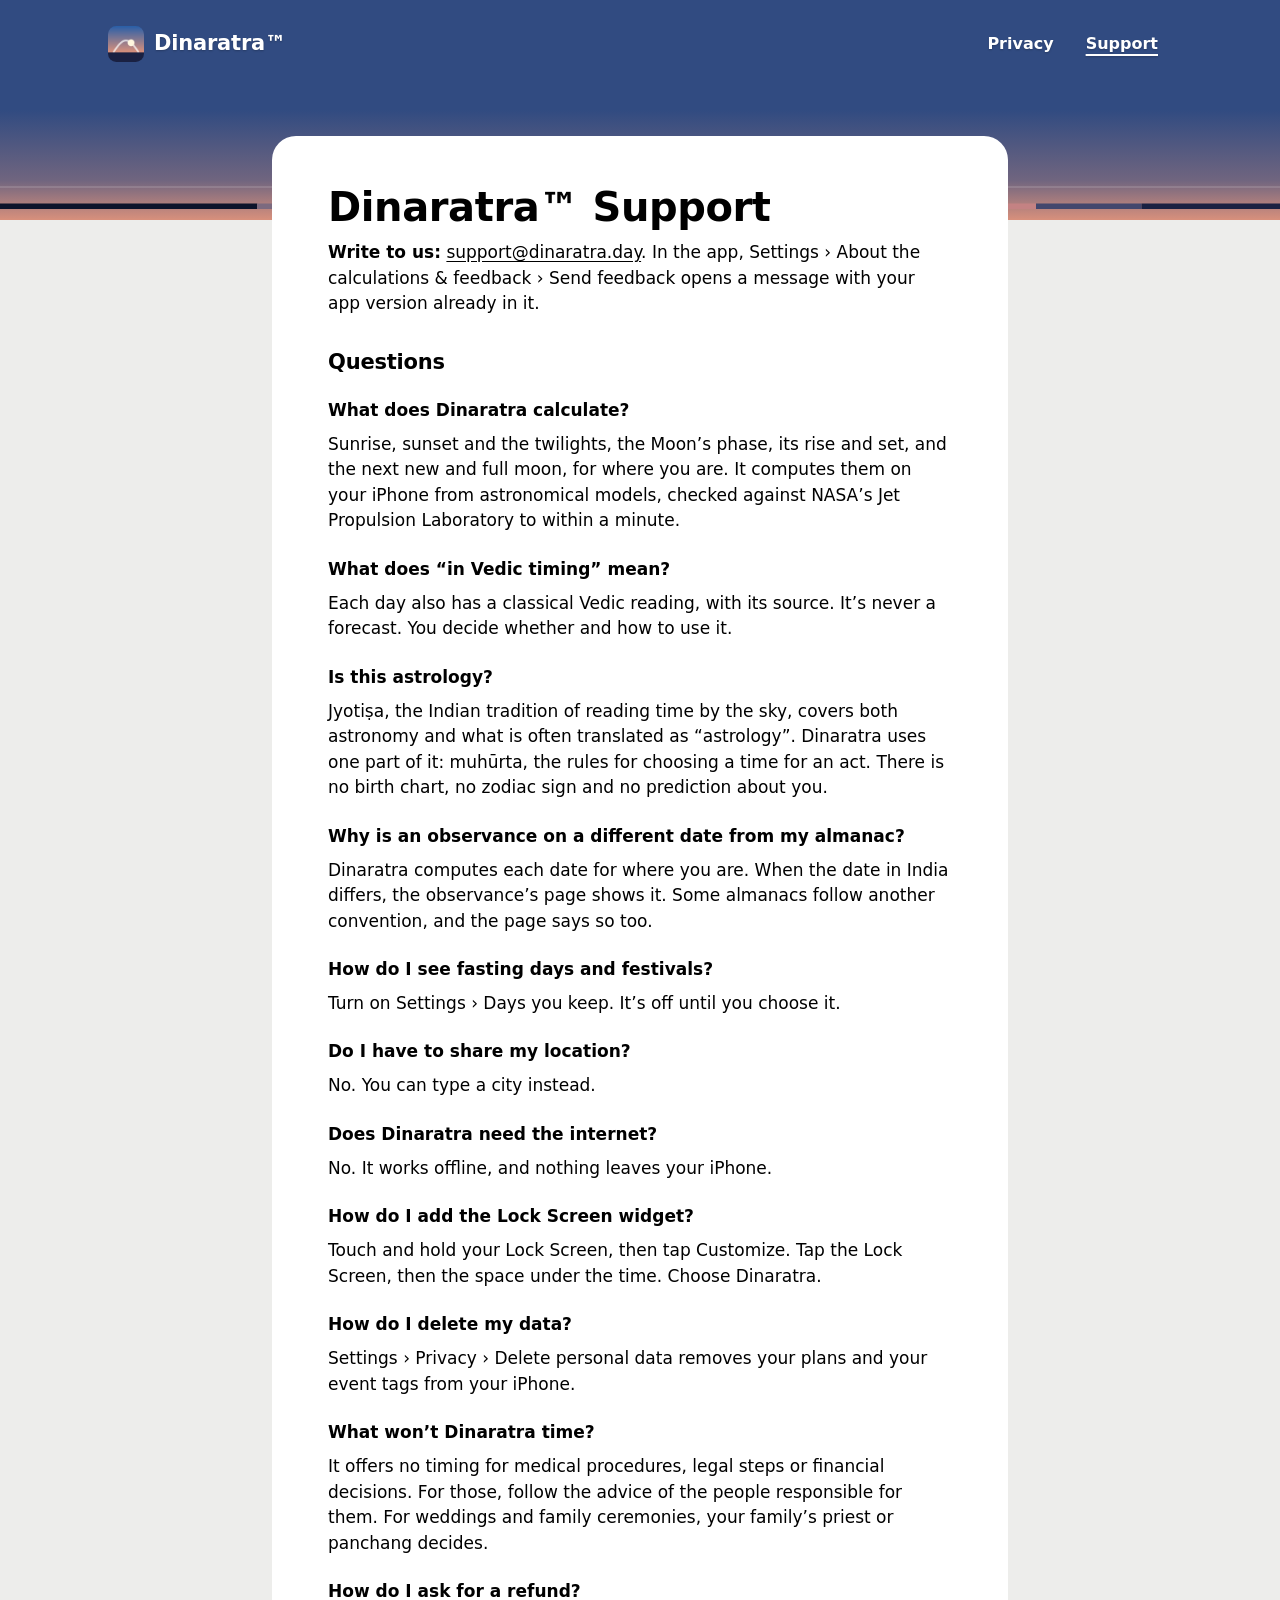
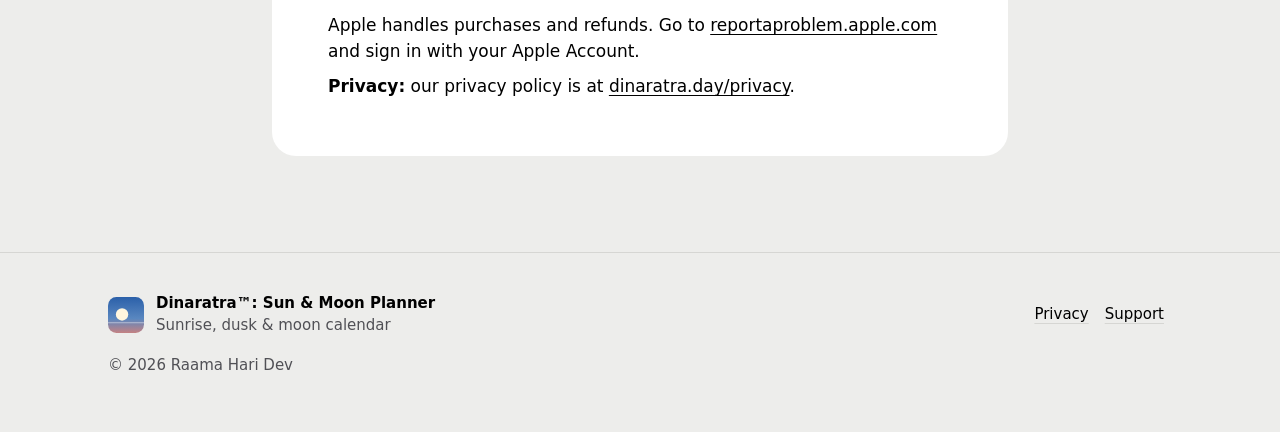
<file: support/index.html>
<!doctype html>
<html lang="en">
<head>
<meta charset="utf-8">
<meta name="viewport" content="width=device-width, initial-scale=1">
<meta name="apple-itunes-app" content="app-id=6817597114">
<title>Dinaratra™ Support</title>
<meta name="description" content="Dinaratra™ Support">
<meta name="color-scheme" content="light dark">
<meta name="theme-color" content="#314B81" media="(prefers-color-scheme: light)">
<meta name="theme-color" content="#091024" media="(prefers-color-scheme: dark)">
<link rel="icon" href="/favicon.png" type="image/png">
<link rel="apple-touch-icon" href="/apple-touch-icon.png">
<meta property="og:title" content="Dinaratra™: Sun &amp; Moon Planner">
<meta property="og:description" content="Sunrise, dusk &amp; moon calendar">
<meta property="og:image" content="https://dinaratra.day/og.png?v=4">
<meta property="og:url" content="https://dinaratra.day/">
<link rel="stylesheet" href="/assets/site.css">
<script defer src="https://cloud.umami.is/script.js" data-website-id="0ab1fafb-6b38-4adc-956d-b5922948f015"></script>
</head>
<body>
<div class="site">
<section class="slim"><div class="sky"><svg viewBox="0 0 1440 240" preserveAspectRatio="xMidYMax slice" aria-hidden="true" focusable="false"><defs><linearGradient id="sskyd" x1="0" y1="0" x2="0" y2="1"><stop offset="0" stop-color="#314B81"/><stop offset=".5" stop-color="#314B81"/><stop offset=".82" stop-color="#70657F"/><stop offset="1" stop-color="#D8907C"/></linearGradient><linearGradient id="sskyn" x1="0" y1="0" x2="0" y2="1"><stop offset="0" stop-color="#091024"/><stop offset=".7" stop-color="#0C1329"/><stop offset="1" stop-color="#101830"/></linearGradient><radialGradient id="sglow"><stop offset="0" stop-color="#FFAF7F" stop-opacity=".45"/><stop offset="1" stop-color="#FFAF7F" stop-opacity="0"/></radialGradient><radialGradient id="smglow"><stop offset="0" stop-color="#F6F4EC" stop-opacity=".22"/><stop offset="1" stop-color="#F6F4EC" stop-opacity="0"/></radialGradient></defs><g class="day"><rect width="1440" height="240" style="fill:url(#sskyd)"/></g><g class="night"><rect width="1440" height="240" style="fill:url(#sskyn)"/><circle cx="97" cy="179.48000000000002" r="1.0" style="fill:#FFFFFF;opacity:0.40"/><circle cx="194" cy="155.48000000000002" r="1.4" style="fill:#FFFFFF;opacity:0.50"/><circle cx="291" cy="176.48000000000002" r="0.7" style="fill:#FFFFFF;opacity:0.60"/><circle cx="388" cy="181.48000000000002" r="1.0" style="fill:#FFFFFF;opacity:0.30"/><circle cx="485" cy="170.48000000000002" r="1.4" style="fill:#FFFFFF;opacity:0.40"/><circle cx="582" cy="143.48000000000002" r="0.7" style="fill:#FFFFFF;opacity:0.50"/><circle cx="679" cy="161.48000000000002" r="1.0" style="fill:#FFFFFF;opacity:0.60"/><circle cx="776" cy="163.48000000000002" r="1.4" style="fill:#FFFFFF;opacity:0.30"/><circle cx="873" cy="149.48000000000002" r="0.7" style="fill:#FFFFFF;opacity:0.40"/><circle cx="970" cy="180.48000000000002" r="1.0" style="fill:#FFFFFF;opacity:0.50"/><circle cx="1067" cy="134.48000000000002" r="1.4" style="fill:#FFFFFF;opacity:0.60"/><circle cx="1164" cy="133.48000000000002" r="0.7" style="fill:#FFFFFF;opacity:0.30"/><circle cx="1261" cy="177.48000000000002" r="1.0" style="fill:#FFFFFF;opacity:0.40"/><circle cx="1358" cy="144.48000000000002" r="1.4" style="fill:#FFFFFF;opacity:0.50"/><circle cx="15" cy="156.48000000000002" r="0.7" style="fill:#FFFFFF;opacity:0.60"/><circle cx="112" cy="152.48000000000002" r="1.0" style="fill:#FFFFFF;opacity:0.30"/><circle cx="209" cy="132.48000000000002" r="1.4" style="fill:#FFFFFF;opacity:0.40"/><circle cx="306" cy="157.48000000000002" r="0.7" style="fill:#FFFFFF;opacity:0.50"/><circle cx="403" cy="166.48000000000002" r="1.0" style="fill:#FFFFFF;opacity:0.60"/><circle cx="500" cy="159.48000000000002" r="1.4" style="fill:#FFFFFF;opacity:0.30"/><circle cx="597" cy="136.48000000000002" r="0.7" style="fill:#FFFFFF;opacity:0.40"/><circle cx="694" cy="158.48000000000002" r="1.0" style="fill:#FFFFFF;opacity:0.50"/><circle cx="791" cy="164.48000000000002" r="1.4" style="fill:#FFFFFF;opacity:0.60"/><circle cx="888" cy="154.48000000000002" r="0.7" style="fill:#FFFFFF;opacity:0.30"/><circle cx="985" cy="128.48000000000002" r="1.0" style="fill:#FFFFFF;opacity:0.40"/><circle cx="1082" cy="147.48000000000002" r="1.4" style="fill:#FFFFFF;opacity:0.50"/><circle cx="1179" cy="150.48000000000002" r="0.7" style="fill:#FFFFFF;opacity:0.60"/><circle cx="1276" cy="137.48000000000002" r="1.0" style="fill:#FFFFFF;opacity:0.30"/><circle cx="1373" cy="169.48000000000002" r="1.4" style="fill:#FFFFFF;opacity:0.40"/><circle cx="30" cy="185.48000000000002" r="0.7" style="fill:#FFFFFF;opacity:0.50"/><circle cx="127" cy="185.48000000000002" r="1.0" style="fill:#FFFFFF;opacity:0.60"/><circle cx="224" cy="169.48000000000002" r="1.4" style="fill:#FFFFFF;opacity:0.30"/><circle cx="321" cy="137.48000000000002" r="0.7" style="fill:#FFFFFF;opacity:0.40"/><circle cx="418" cy="150.48000000000002" r="1.0" style="fill:#FFFFFF;opacity:0.50"/><circle cx="515" cy="147.48000000000002" r="1.4" style="fill:#FFFFFF;opacity:0.60"/><circle cx="612" cy="128.48000000000002" r="0.7" style="fill:#FFFFFF;opacity:0.30"/><circle cx="709" cy="154.48000000000002" r="1.0" style="fill:#FFFFFF;opacity:0.40"/><circle cx="806" cy="164.48000000000002" r="1.4" style="fill:#FFFFFF;opacity:0.50"/><circle cx="903" cy="158.48000000000002" r="0.7" style="fill:#FFFFFF;opacity:0.60"/></g><line x1="0" y1="204" x2="1440" y2="204" style="stroke:#FFFFFF;stroke-width:1;opacity:.28"/><rect x="0.0" y="222" width="302.4" height="6" style="fill:#0D142B"/><rect x="302.4" y="222" width="72.0" height="6" style="fill:#7C6A7F"/><rect x="374.4" y="222" width="374.4" height="6" style="fill:#6E94C1"/><rect x="748.8" y="222" width="345.6" height="6" style="fill:#5A86BC"/><rect x="1094.4" y="222" width="57.6" height="6" style="fill:#C48283"/><rect x="1152.0" y="222" width="115.2" height="6" style="fill:#43476D"/><rect x="1267.2" y="222" width="172.8" height="6" style="fill:#1A2142"/></svg></div><header class="hdr"><div class="wrap"><a class="brand" href="/"><img class="icon" src="/apple-touch-icon.png" alt="" width="36" height="36"><span>Dinaratra™</span></a><nav aria-label="Site"><a href="/privacy/">Privacy</a><a href="/support/" aria-current="page">Support</a></nav></div></header></section><main id="main" class="doc"><article class="sheet"><h1>Dinaratra™ Support</h1>
<p><strong>Write to us:</strong> <a href="mailto:support@dinaratra.day">support@dinaratra.day</a>. In the app, Settings › About the calculations &amp; feedback › Send feedback opens a message with your app version already in it.</p>
<h2>Questions</h2>
<h3>What does Dinaratra calculate?</h3><p>Sunrise, sunset and the twilights, the Moon’s phase, its rise and set, and the next new and full moon, for where you are. It computes them on your iPhone from astronomical models, checked against NASA’s Jet Propulsion Laboratory to within a minute.</p>
<h3>What does “in Vedic timing” mean?</h3><p>Each day also has a classical Vedic reading, with its source. It’s never a forecast. You decide whether and how to use it.</p>
<h3>Is this astrology?</h3><p>Jyotiṣa, the Indian tradition of reading time by the sky, covers both astronomy and what is often translated as “astrology”. Dinaratra uses one part of it: muhūrta, the rules for choosing a time for an act. There is no birth chart, no zodiac sign and no prediction about you.</p>
<h3>Why is an observance on a different date from my almanac?</h3><p>Dinaratra computes each date for where you are. When the date in India differs, the observance’s page shows it. Some almanacs follow another convention, and the page says so too.</p>
<h3>How do I see fasting days and festivals?</h3><p>Turn on Settings › Days you keep. It’s off until you choose it.</p>
<h3>Do I have to share my location?</h3><p>No. You can type a city instead.</p>
<h3>Does Dinaratra need the internet?</h3><p>No. It works offline, and nothing leaves your iPhone.</p>
<h3>How do I add the Lock Screen widget?</h3><p>Touch and hold your Lock Screen, then tap Customize. Tap the Lock Screen, then the space under the time. Choose Dinaratra.</p>
<h3>How do I delete my data?</h3><p>Settings › Privacy › Delete personal data removes your plans and your event tags from your iPhone.</p>
<h3>What won’t Dinaratra time?</h3><p>It offers no timing for medical procedures, legal steps or financial decisions. For those, follow the advice of the people responsible for them. For weddings and family ceremonies, your family’s priest or panchang decides.</p>
<h3>How do I ask for a refund?</h3><p>Apple handles purchases and refunds. Go to <a href="https://reportaproblem.apple.com">reportaproblem.apple.com</a> and sign in with your Apple Account.</p>
<p><strong>Privacy:</strong> our privacy policy is at <a href="/privacy/">dinaratra.day/privacy</a>.</p></article></main><footer class="ftr"><div class="wrap"><div class="ftr-brand"><svg class="icon" viewBox="0 0 64 64" aria-hidden="true" focusable="false"><defs><linearGradient id="igf" x1="0" y1="0" x2="0" y2="1"><stop offset="0" stop-color="#2B60A9"/><stop offset=".6" stop-color="#5987C0"/><stop offset="1" stop-color="#C48283"/></linearGradient></defs><rect width="64" height="64" rx="15" fill="url(#igf)"/><circle cx="25" cy="31" r="11" fill="#FFF6DE"/><rect x="0" y="45" width="64" height="1.6" fill="#FFFFFF" fill-opacity=".5"/></svg><div><p class="ftr-name">Dinaratra™: Sun &amp; Moon Planner</p><p class="ftr-sub">Sunrise, dusk &amp; moon calendar</p></div></div><nav aria-label="Footer"><a href="/privacy/">Privacy</a><a href="/support/">Support</a></nav><p class="copy">© 2026 Raama Hari Dev</p></div></footer>
</div>
</body>
</html>
</file>
<file: assets/site.css>
/* dinaratra.day — one stylesheet, system fonts only, no outside requests.
   Tokens are the app's (1.0.1 canvas): page #EDEDEB / #000000, cards #FFFFFF / #1C1C1E, ink #000000 / #FFFFFF,
   secondary ink #505055 / #AEAEB2, separators #D6D6D3 / #38383A. The sky is the app's: dusk by day, night in dark mode.
   Layout answers to the width of .site (a container), so the same CSS draws the phone and desktop boards. */

*, *::before, *::after { box-sizing: border-box; }
html { -webkit-text-size-adjust: 100%; text-size-adjust: 100%; }
html, body { margin: 0; }
body { background: #EDEDEB; }
@media (prefers-color-scheme: dark) { body { background: #000000; } }

.site {
  container: site / inline-size;
  --bg: #EDEDEB; --surface: #FFFFFF; --ink: #000000; --ink2: #505055; --sep: #D6D6D3;
  --btn: #000000; --btn-ink: #FFFFFF; --shadow: 0 24px 60px rgba(8, 18, 46, 0.22);
  background: var(--bg); color: var(--ink);
  font-family: -apple-system, BlinkMacSystemFont, "SF Pro Text", "SF Pro", system-ui, "Segoe UI", Roboto, "Helvetica Neue", Arial, sans-serif;
  font-size: 17px; line-height: 1.5; -webkit-font-smoothing: antialiased; font-kerning: normal;
}
.site[data-theme="dark"] {
  --bg: #000000; --surface: #1C1C1E; --ink: #FFFFFF; --ink2: #AEAEB2; --sep: #38383A;
  --btn: #FFFFFF; --btn-ink: #000000; --shadow: 0 24px 60px rgba(0, 0, 0, 0.6);
}
@media (prefers-color-scheme: dark) {
  .site:not([data-theme="light"]) {
    --bg: #000000; --surface: #1C1C1E; --ink: #FFFFFF; --ink2: #AEAEB2; --sep: #38383A;
    --btn: #FFFFFF; --btn-ink: #000000; --shadow: 0 24px 60px rgba(0, 0, 0, 0.6);
  }
}

/* the sky: dusk by day, night in dark mode */
.sky { position: absolute; inset: 0; overflow: hidden; }
.sky svg { display: block; width: 100%; height: 100%; }
.sky .night { display: none; }
.site[data-theme="dark"] .sky .day { display: none; }
.site[data-theme="dark"] .sky .night { display: inline; }
@media (prefers-color-scheme: dark) {
  .site:not([data-theme="light"]) .sky .day { display: none; }
  .site:not([data-theme="light"]) .sky .night { display: inline; }
}

a { color: inherit; }
a:focus-visible { outline: 3px solid #6E94C1; outline-offset: 3px; border-radius: 6px; }
.wrap { max-width: 1160px; margin: 0 auto; padding: 0 20px; }
.icon { display: block; width: 32px; height: 32px; flex-shrink: 0; }

/* words still to come: the canvas's dotted mark */
.mark { border-bottom: 1.5px dotted currentColor; padding-bottom: 1px; opacity: 0.9; }

/* header, over the sky */
.hdr { position: relative; z-index: 2; color: #FFFFFF; }
.hdr .wrap { display: flex; align-items: center; justify-content: space-between; gap: 12px; min-height: 72px; }
.brand { display: inline-flex; align-items: center; gap: 10px; min-height: 44px; text-decoration: none; font-size: 19px; font-weight: 600; letter-spacing: -0.2px; text-shadow: 0 1px 2px rgba(0, 0, 0, 0.22); }
.hdr nav { display: flex; gap: 4px; }
.hdr nav a { display: inline-flex; align-items: center; min-height: 44px; padding: 0 10px; text-decoration: none; font-size: 15px; font-weight: 600; text-shadow: 0 1px 2px rgba(0, 0, 0, 0.22); }
.hdr nav a:hover, .hdr nav a[aria-current="page"] { text-decoration: underline; text-underline-offset: 5px; text-decoration-thickness: 1.5px; }

/* the hero: the sky first */
.hero { position: relative; color: #FFFFFF; margin-bottom: 0; }
.hero-in { position: relative; z-index: 1; display: flex; flex-direction: column; align-items: stretch; padding-top: 28px; }
.hero-text { text-shadow: 0 1px 2px rgba(0, 0, 0, 0.22); }
.eyebrow { margin: 0; font-size: 15px; font-weight: 600; letter-spacing: 0.2px; opacity: 0.92; }
.hero h1 { margin: 8px 0 0; font-size: 38px; line-height: 1.1; font-weight: 700; letter-spacing: -0.6px; text-wrap: balance; }
.lede { margin: 16px 0 0; font-size: 18px; line-height: 1.5; max-width: 36ch; }
.cta { margin-top: 26px; display: flex; }
.cta-soon { margin: 0; display: inline-flex; align-items: center; min-height: 52px; padding: 0 24px; border-radius: 26px;
  border: 1.5px solid rgba(255, 255, 255, 0.9); color: #FFFFFF; font-size: 17px; font-weight: 600; letter-spacing: -0.2px; text-shadow: none; }
/* at launch: Apple's badge, unmodified; clear space a quarter of its height */
.badge { display: inline-block; padding: 14px; margin: -14px; line-height: 0; }
.badge img { display: block; height: 54px; width: auto; }
.badge-slot { display: inline-flex; align-items: center; justify-content: center; min-height: 54px; max-width: 340px; padding: 6px 14px;
  border: 1.5px dashed rgba(255, 255, 255, 0.85); border-radius: 10px; font-size: 13px; line-height: 1.35; color: #FFFFFF; text-shadow: none; }

/* screenshots: the capture itself, rounded like the screen, no device frame (Apple's marketing guidelines) */
.shot { margin: 0; }
.screen { display: block; width: 100%; aspect-ratio: 1320 / 2868; border-radius: 13% / 6%; overflow: hidden; background: var(--surface); box-shadow: var(--shadow); }
.screen img { display: block; width: 100%; height: 100%; object-fit: cover; }
/* a screenshot <img> in its figure on its own, as the SHOT comments drop it in: sized and rounded as .screen is */
.shot > img { display: block; width: 100%; height: auto; border-radius: 13% / 6%; background: var(--surface); box-shadow: var(--shadow); }
.slot { display: flex; align-items: center; justify-content: center; padding: 24px; text-align: center; color: var(--ink2);
  font-size: 13px; line-height: 1.4; outline: 1.5px dashed var(--ink2); outline-offset: -10px; }
.hero-shot { width: 236px; margin: 36px auto -176px; position: relative; }

/* the sections, in W21's order */
main { display: block; }
.feat { padding: 64px 0 8px; }
.feat.first { padding-top: 220px; }
.feat .wrap { display: grid; gap: 32px; }
.feat .shot { width: 236px; justify-self: center; }
.kicker { margin: 0 0 10px; font-size: 13px; line-height: 1.4; font-weight: 700; letter-spacing: 0.9px; color: var(--ink2); }
.h { margin: 0; font-size: 28px; line-height: 1.15; font-weight: 700; letter-spacing: -0.4px; text-wrap: balance; }
.pts { margin: 18px 0 0; padding: 0; list-style: none; display: grid; gap: 12px; max-width: 34em; }
.pts li { position: relative; padding-left: 22px; color: var(--ink); }
.pts li::before { content: ""; position: absolute; left: 2px; top: 0.62em; width: 8px; height: 8px; border-radius: 4px; background: #C48283; }
.feat.cont { padding-top: 40px; }

/* the closing band: private by design, under the night sky's colors */
.band { position: relative; margin-top: 88px; color: #FFFFFF; }
.band-in { position: relative; z-index: 1; padding-top: 64px; padding-bottom: 88px; text-shadow: 0 1px 2px rgba(0, 0, 0, 0.22); }
.band .kicker { color: rgba(255, 255, 255, 0.86); }
.band .pts li { color: #FFFFFF; }
.band .pts li::before { background: #FFF6DE; }

/* footer */
.ftr { padding: 40px 0 56px; border-top: 1px solid var(--sep); color: var(--ink2); font-size: 15px; line-height: 1.45; }
.ftr .wrap { display: grid; gap: 18px; }
.ftr-brand { display: flex; gap: 12px; align-items: center; }
.ftr-name { margin: 0; color: var(--ink); font-weight: 600; }
.ftr-sub, .copy, .legal { margin: 0; }
.ftr nav { display: flex; gap: 8px; flex-wrap: wrap; }
.ftr nav a { display: inline-flex; align-items: center; min-height: 44px; padding: 0 8px; margin-left: -8px; color: var(--ink); text-decoration: underline; text-underline-offset: 4px; text-decoration-color: var(--sep); }
.legal { font-size: 13px; }

/* privacy and support: a slim sky, then the page as a sheet */
.slim { position: relative; min-height: 168px; }
.doc { position: relative; margin: -56px auto 0; max-width: 760px; padding: 0 12px 64px; }
.sheet { background: var(--surface); border-radius: 20px; padding: 28px 20px 36px; }
.sheet h1 { margin: 0; font-size: 30px; line-height: 1.15; font-weight: 700; letter-spacing: -0.4px; }
.sheet h2 { margin: 32px 0 8px; font-size: 21px; line-height: 1.25; font-weight: 700; letter-spacing: -0.2px; }
.sheet h3 { margin: 24px 0 4px; font-size: 17px; line-height: 1.35; font-weight: 700; }
.sheet p { margin: 10px 0 0; }
.sheet ul { margin: 10px 0 0; padding-left: 20px; display: grid; gap: 8px; }
.sheet a { text-underline-offset: 3px; }

/* desktop: from 760 px of width */
@container site (min-width: 760px) {
  .wrap { padding: 0 48px; }
  .icon { width: 36px; height: 36px; }
  .hdr .wrap { min-height: 88px; }
  .brand { font-size: 21px; }
  .hdr nav a { font-size: 16px; padding: 0 14px; }
  .hero-in { flex-direction: row; align-items: flex-end; justify-content: space-between; gap: 48px; padding-top: 56px; }
  .hero-text { padding-bottom: 150px; max-width: 640px; }
  .hero h1 { font-size: 60px; letter-spacing: -1.2px; }
  .lede { font-size: 21px; }
  .hero-shot { width: 300px; margin: 0 24px -200px 0; flex-shrink: 0; }
  .feat { padding: 96px 0 8px; }
  .feat.first { padding-top: 120px; }
  .feat.first .feat-text { max-width: 640px; }
  .feat .wrap { grid-template-columns: minmax(0, 1fr) 300px; align-items: center; column-gap: 96px; }
  .feat.flip .wrap { grid-template-columns: 300px minmax(0, 1fr); }
  .feat.flip .shot { order: -1; }
  .feat .shot { width: 300px; }
  .h { font-size: 44px; letter-spacing: -0.8px; }
  .pts { font-size: 19px; }
  .band-in { padding-top: 96px; padding-bottom: 120px; max-width: 900px; margin: 0 auto; }
  .ftr .wrap { grid-template-columns: 1fr auto; align-items: center; }
  .ftr .copy, .ftr .legal { grid-column: 1 / -1; }
  .slim { min-height: 220px; }
  .doc { margin-top: -84px; padding-bottom: 96px; }
  .sheet { padding: 48px 56px 56px; border-radius: 24px; }
  .sheet h1 { font-size: 40px; }
}
@media (prefers-reduced-motion: reduce) { * { scroll-behavior: auto; } }

/* Until M-101i's screenshots arrive (added by the Code Advisor, 2 Nov 2026).
   An empty slot (.screen.slot) hides its figure, and its section's text takes the full width. When a slot is replaced
   by the screenshot <img>, as each SHOT comment in index.html says, these rules stop matching on their own. */
.shot:has(> .slot) { display: none; }
body:has(.hero-shot > .slot) .feat.first { padding-top: 64px; }
.feat .wrap:has(> .shot > .slot) { grid-template-columns: minmax(0, 1fr); }
.feat .wrap:has(> .shot > .slot) .feat-text { max-width: 680px; }
@container site (min-width: 760px) {
  .feat .wrap:has(> .shot > .slot), .feat.flip .wrap:has(> .shot > .slot) { grid-template-columns: minmax(0, 1fr); }
}

/* Until the hero's screenshot arrives (Claude Design, 2 Nov 2026): the phone's hero keeps the sky's arc and horizon
   below the button, as the desktop's does, so the day's strip no longer runs through it. Like the rules above, it stops
   matching once shot-1 is in. */
body:has(.hero-shot > .slot) .hero-text { padding-bottom: 196px; }
@container site (min-width: 760px) {
  body:has(.hero-shot > .slot) .hero-text { padding-bottom: 150px; }
}
.brand img.icon { border-radius: 23%; }
</file>
